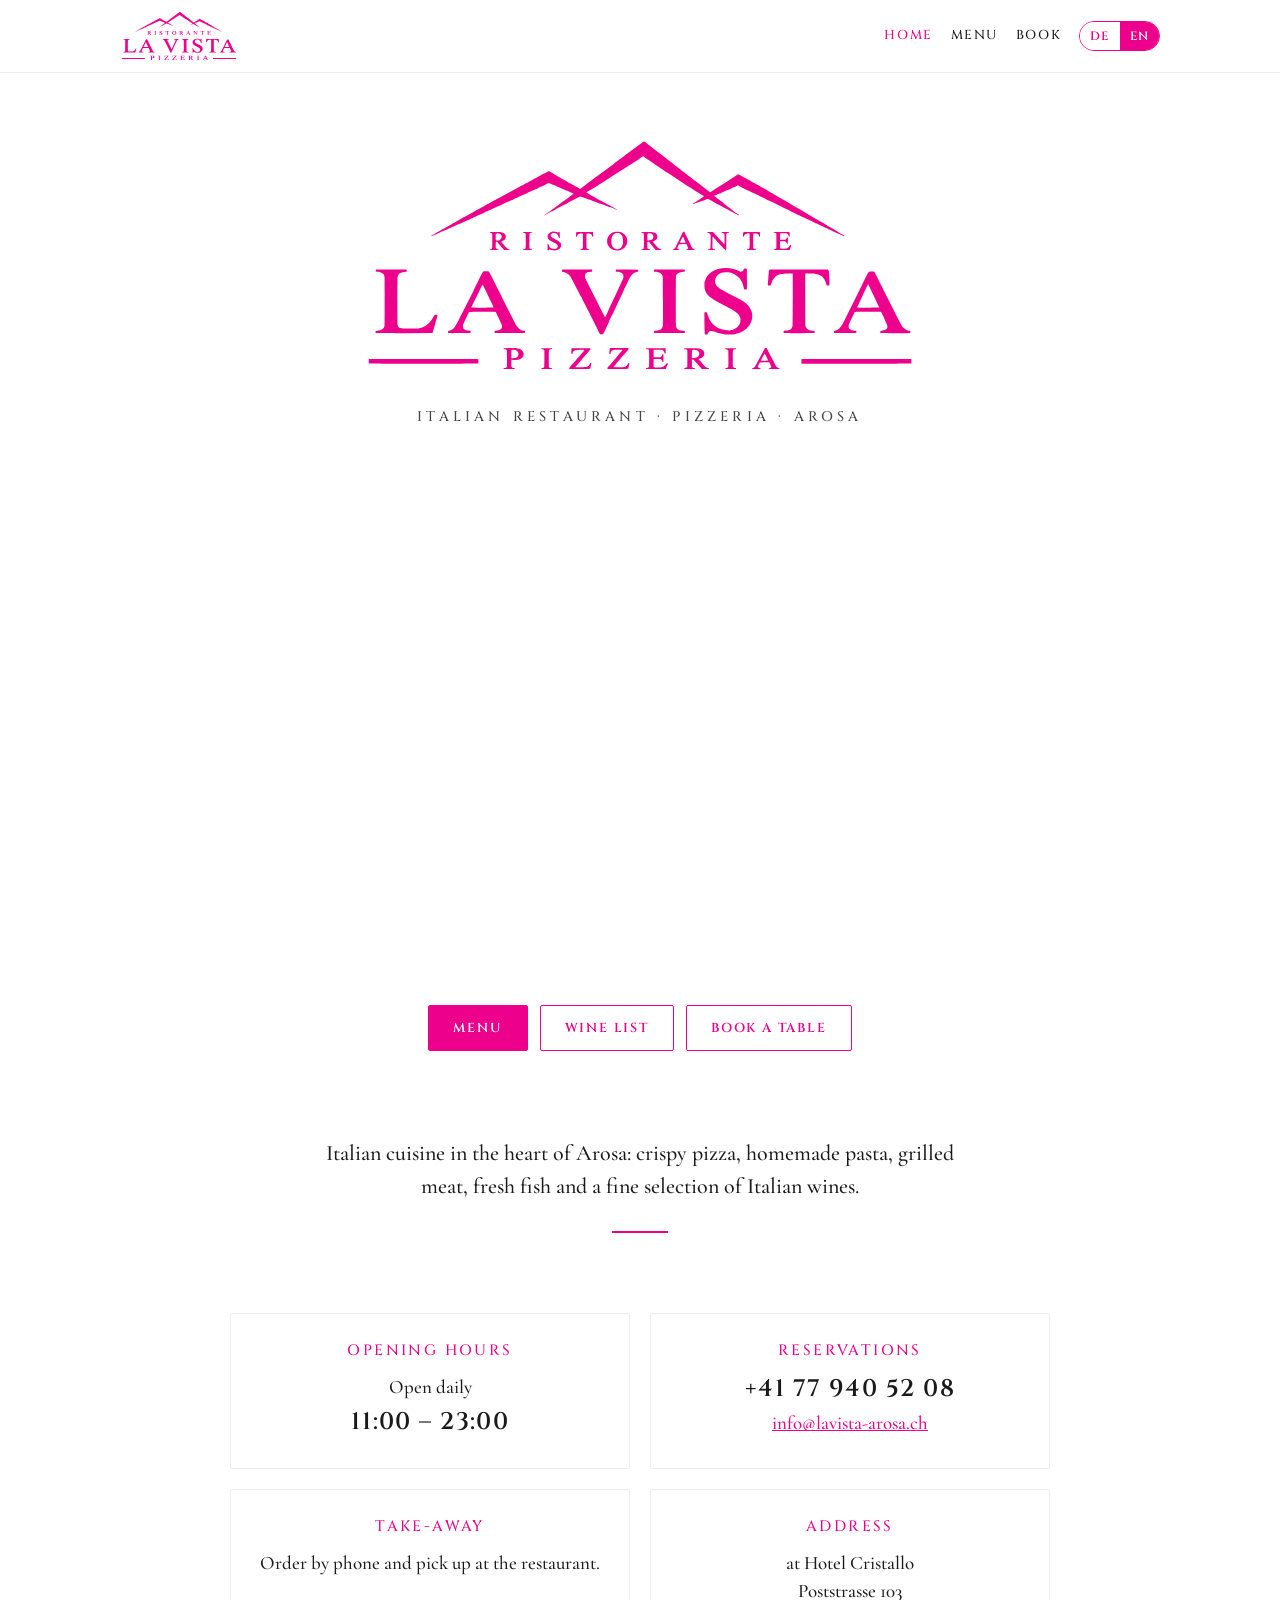
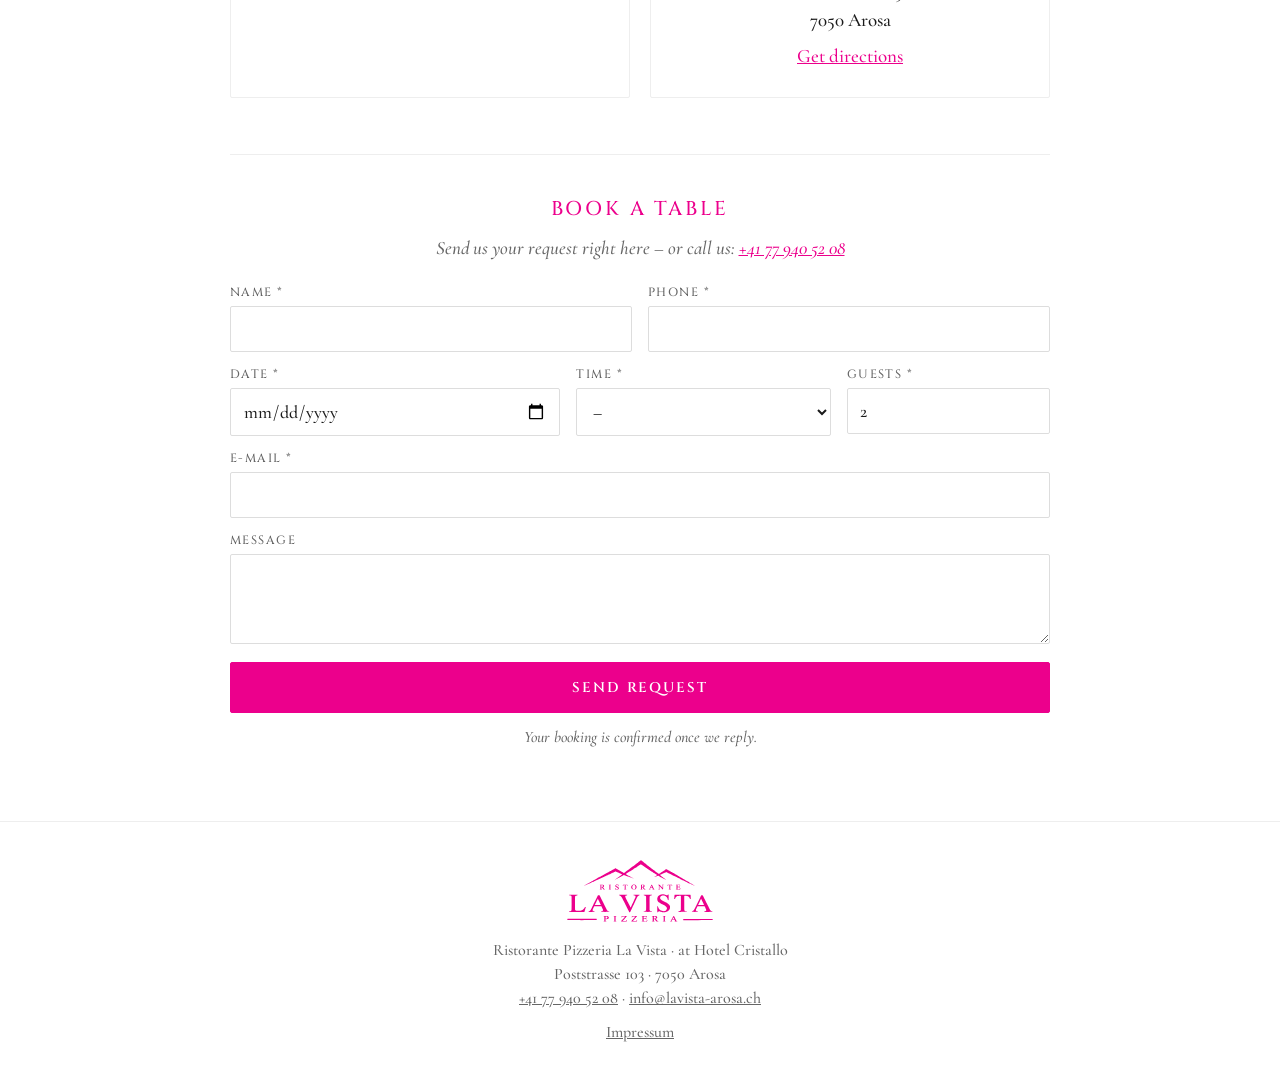
<file: index.html>
<!DOCTYPE html>
<html lang="de" data-lang="de">
<head>
<meta charset="utf-8"><meta name="viewport" content="width=device-width,initial-scale=1">
<title>Ristorante Pizzeria La Vista – Arosa</title><meta name="description" content="Italienisches Restaurant und Pizzeria in Arosa: Pizza, Pasta, Grill, Fisch und italienische Weine. Täglich 11–23 Uhr.">
<meta name="theme-color" content="#ffffff">
<link rel="icon" href="favicon.svg" type="image/svg+xml">

<link rel="stylesheet" href="style.css">
</head>
<body>
<header class="top"><div class="bar"><a class="lg" href="" aria-label="La Vista"><img src="logo.svg" alt="Ristorante La Vista Pizzeria" width="118"></a><nav><a href="" class="on hide-s"><span lang="de">Home</span><span lang="en">Home</span></a><a href="menu/" class=""><span lang="de">Speisekarte</span><span lang="en">Menu</span></a><a href="#reservieren" class="hide-s"><span lang="de">Reservieren</span><span lang="en">Book</span></a><div class="lang"><button data-l="de">DE</button><button data-l="en">EN</button></div></nav></div></header>

<div class="hero"><div class="hin"><div class="lg"><img src="logo.svg" alt="Ristorante La Vista Pizzeria"></div>
<p class="kick"><span lang="de">Ristorante · Pizzeria · Arosa</span><span lang="en">Italian restaurant · Pizzeria · Arosa</span></p>
</div></div>
<div class="banner"><div class="slides" aria-hidden="true"><div style="background-image:url(img/pizza.jpg)"></div><div style="background-image:url(img/pasta.jpg)"></div><div style="background-image:url(img/tomahawk.jpg)"></div><div style="background-image:url(img/olio.jpg)"></div></div><div class="bfade"><div class="btns"><a class="btn f" href="menu/"><span lang="de">Speisekarte</span><span lang="en">Menu</span></a>
<a class="btn" href="menu/#weinkarte"><span lang="de">Weinkarte</span><span lang="en">Wine list</span></a>
<a class="btn" href="#reservieren"><span lang="de">Tisch reservieren</span><span lang="en">Book a table</span></a></div></div></div>
<div class="wrap" style="padding-bottom:12px">
<p class="intro"><span lang="de">Italienische Küche mitten in Arosa: knusprige Pizza, hausgemachte Pasta, Fleisch vom Grill, frischer Fisch und eine ausgewählte italienische Weinkarte.</span><span lang="en">Italian cuisine in the heart of Arosa: crispy pizza, homemade pasta, grilled meat, fresh fish and a fine selection of Italian wines.</span></p>
<hr class="rule">
</div>
<div class="wrap" style="padding-top:0">
<div class="grid">
<div class="card"><h3><span lang="de">Öffnungszeiten</span><span lang="en">Opening hours</span></h3><p><span lang="de">Täglich geöffnet</span><span lang="en">Open daily</span></p><p class="big">11:00 – 23:00</p></div>
<div class="card"><h3><span lang="de">Reservation</span><span lang="en">Reservations</span></h3><p class="big"><a href="tel:+41779405208" style="color:inherit;text-decoration:none">+41 77 940 52 08</a></p><p><a href="mailto:info@lavista-arosa.ch">info@lavista-arosa.ch</a></p></div>
<div class="card"><h3>Take-away</h3><p><span lang="de">Telefonisch bestellen und bei uns abholen.</span><span lang="en">Order by phone and pick up at the restaurant.</span></p></div>
<div class="card"><h3><span lang="de">Adresse</span><span lang="en">Address</span></h3><p><span lang="de">im Hotel Cristallo</span><span lang="en">at Hotel Cristallo</span><br>Poststrasse 103<br>7050 Arosa</p><p style="margin-top:8px"><a href="https://www.google.com/maps/search/?api=1&query=Hotel+Cristallo+Poststrasse+103+7050+Arosa" target="_blank" rel="noopener"><span lang="de">Route planen</span><span lang="en">Get directions</span></a></p></div>
</div>
<section class="resv" id="reservieren">
<div class="sh" style="justify-content:center;border:0"><h3><span lang="de">Tisch reservieren</span><span lang="en">Book a table</span></h3></div>
<p class="rsub"><span lang="de">Senden Sie uns Ihre Anfrage direkt hier – oder rufen Sie uns an: </span><span lang="en">Send us your request right here – or call us: </span><a href="tel:+41779405208">+41 77 940 52 08</a></p>
<form id="rform" novalidate>
<div class="fg"><label><span lang="de">Name</span><span lang="en">Name</span> *<input name="name" required autocomplete="name"></label>
<label><span lang="de">Telefon</span><span lang="en">Phone</span> *<input name="tel" type="tel" required autocomplete="tel"></label></div>
<div class="fg3"><label><span lang="de">Datum</span><span lang="en">Date</span> *<input name="date" type="date" required></label>
<label><span lang="de">Uhrzeit</span><span lang="en">Time</span> *<select name="time" required><option value="">–</option><option>11:00</option><option>11:30</option><option>12:00</option><option>12:30</option><option>13:00</option><option>13:30</option><option>14:00</option><option>14:30</option><option>15:00</option><option>15:30</option><option>16:00</option><option>16:30</option><option>17:00</option><option>17:30</option><option>18:00</option><option>18:30</option><option>19:00</option><option>19:30</option><option>20:00</option><option>20:30</option><option>21:00</option><option>21:30</option><option>22:00</option></select></label>
<label><span lang="de">Personen</span><span lang="en">Guests</span> *<input name="pers" type="number" min="1" max="60" value="2" required></label></div>
<label><span lang="de">E-Mail</span><span lang="en">E-mail</span> *<input name="email" type="email" required autocomplete="email"></label>
<label><span lang="de">Bemerkung</span><span lang="en">Message</span><textarea name="msg" rows="3"></textarea></label>
<input type="checkbox" name="botcheck" style="display:none" tabindex="-1" autocomplete="off">
<p class="ferr" id="ferr" role="alert"></p>
<button class="btn f" type="submit"><span lang="de">Anfrage senden</span><span lang="en">Send request</span></button>
<p class="fnote"><span lang="de">Ihre Reservation ist bestätigt, sobald wir Ihnen antworten.</span><span lang="en">Your booking is confirmed once we reply.</span></p>
</form>
<div class="fok" id="fok" style="display:none" role="status"><h3><span lang="de">Vielen Dank!</span><span lang="en">Thank you!</span></h3><p class="dd"></p><p><span lang="de">Wir haben Ihre Anfrage erhalten und melden uns so schnell wie möglich zur Bestätigung.</span><span lang="en">We have received your request and will get back to you shortly to confirm.</span></p></div>
</section></div>
<footer><div class="lg"><img src="logo.svg" alt="" width="150"></div>
<div>Ristorante Pizzeria La Vista · <span lang="de">im Hotel Cristallo</span><span lang="en">at Hotel Cristallo</span></div><div>Poststrasse 103 · 7050 Arosa</div>
<div><a href="tel:+41779405208">+41 77 940 52 08</a> · <a href="mailto:info@lavista-arosa.ch">info@lavista-arosa.ch</a></div>
<div style="margin-top:10px"><a href="impressum/">Impressum</a></div></footer>
<a class="callfab" href="tel:+41779405208"><span lang="de">Anrufen</span><span lang="en">Call</span></a>
<script src="site.js"></script>
</body></html>
</file>
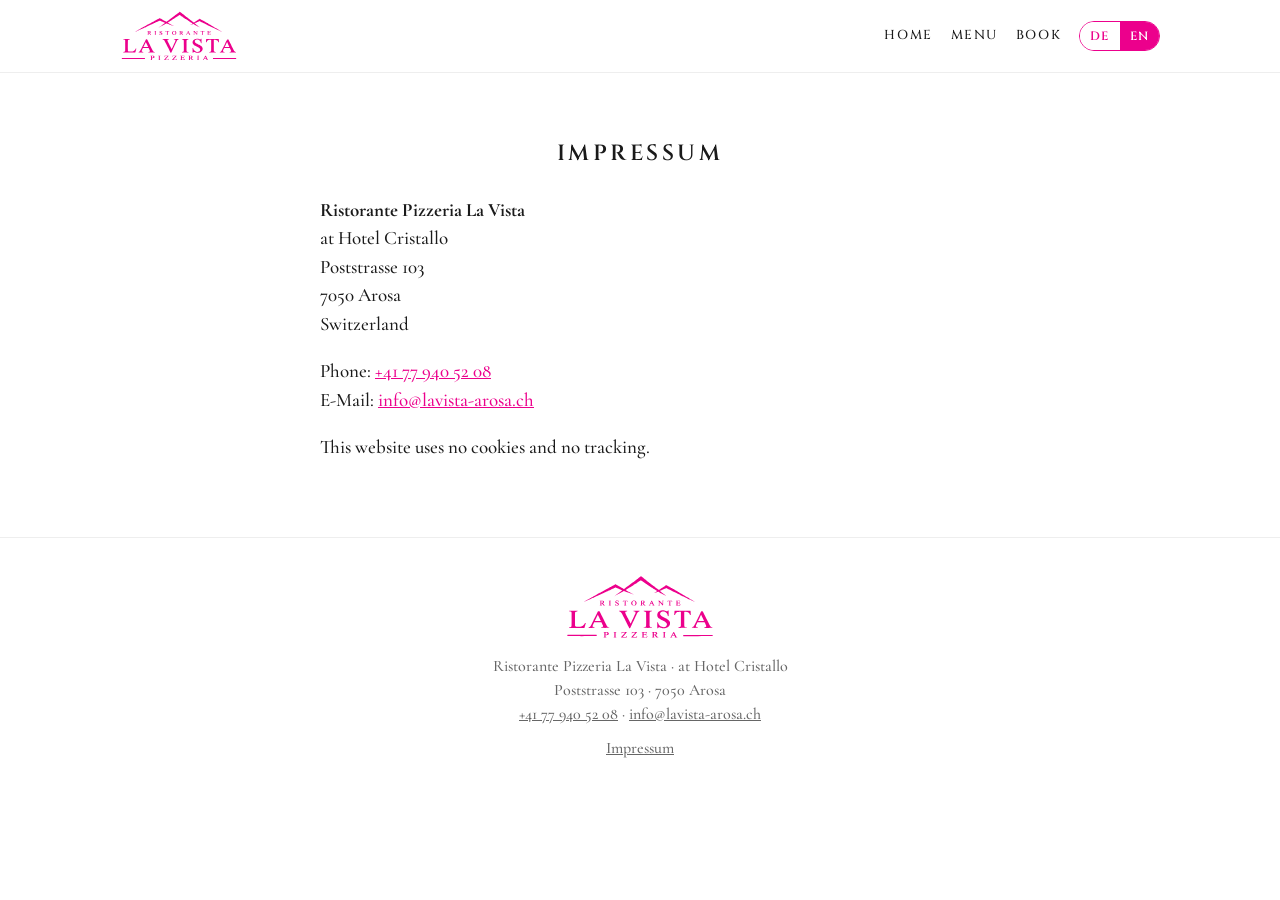
<file: impressum/index.html>
<!DOCTYPE html>
<html lang="de" data-lang="de">
<head>
<meta charset="utf-8"><meta name="viewport" content="width=device-width,initial-scale=1">
<title>Impressum – La Vista Arosa</title><meta name="description" content="Impressum Ristorante Pizzeria La Vista Arosa">
<meta name="theme-color" content="#ffffff">
<link rel="icon" href="../favicon.svg" type="image/svg+xml">

<link rel="stylesheet" href="../style.css">
</head>
<body>
<header class="top"><div class="bar"><a class="lg" href="../" aria-label="La Vista"><img src="../logo.svg" alt="Ristorante La Vista Pizzeria" width="118"></a><nav><a href="../" class=" hide-s"><span lang="de">Home</span><span lang="en">Home</span></a><a href="../menu/" class=""><span lang="de">Speisekarte</span><span lang="en">Menu</span></a><a href="../#reservieren" class="hide-s"><span lang="de">Reservieren</span><span lang="en">Book</span></a><div class="lang"><button data-l="de">DE</button><button data-l="en">EN</button></div></nav></div></header>
<div class="wrap"><h2 class="wh" style="margin-top:10px">Impressum</h2>
<div class="intro" style="font-size:19px;text-align:left;margin-top:28px">
<p><b>Ristorante Pizzeria La Vista</b><br><span lang="de">im Hotel Cristallo</span><span lang="en">at Hotel Cristallo</span><br>Poststrasse 103<br>7050 Arosa<br><span lang="de">Schweiz</span><span lang="en">Switzerland</span></p>
<p><span lang="de">Telefon</span><span lang="en">Phone</span>: <a href="tel:+41779405208">+41 77 940 52 08</a><br>E-Mail: <a href="mailto:info@lavista-arosa.ch">info@lavista-arosa.ch</a></p>
<p><span lang="de">Diese Website verwendet keine Cookies und kein Tracking.</span><span lang="en">This website uses no cookies and no tracking.</span></p>
</div></div>
<footer><div class="lg"><img src="../logo.svg" alt="" width="150"></div>
<div>Ristorante Pizzeria La Vista · <span lang="de">im Hotel Cristallo</span><span lang="en">at Hotel Cristallo</span></div><div>Poststrasse 103 · 7050 Arosa</div>
<div><a href="tel:+41779405208">+41 77 940 52 08</a> · <a href="mailto:info@lavista-arosa.ch">info@lavista-arosa.ch</a></div>
<div style="margin-top:10px"><a href="../impressum/">Impressum</a></div></footer>
<a class="callfab" href="tel:+41779405208"><span lang="de">Anrufen</span><span lang="en">Call</span></a>
<script src="../site.js"></script>
</body></html>
</file>
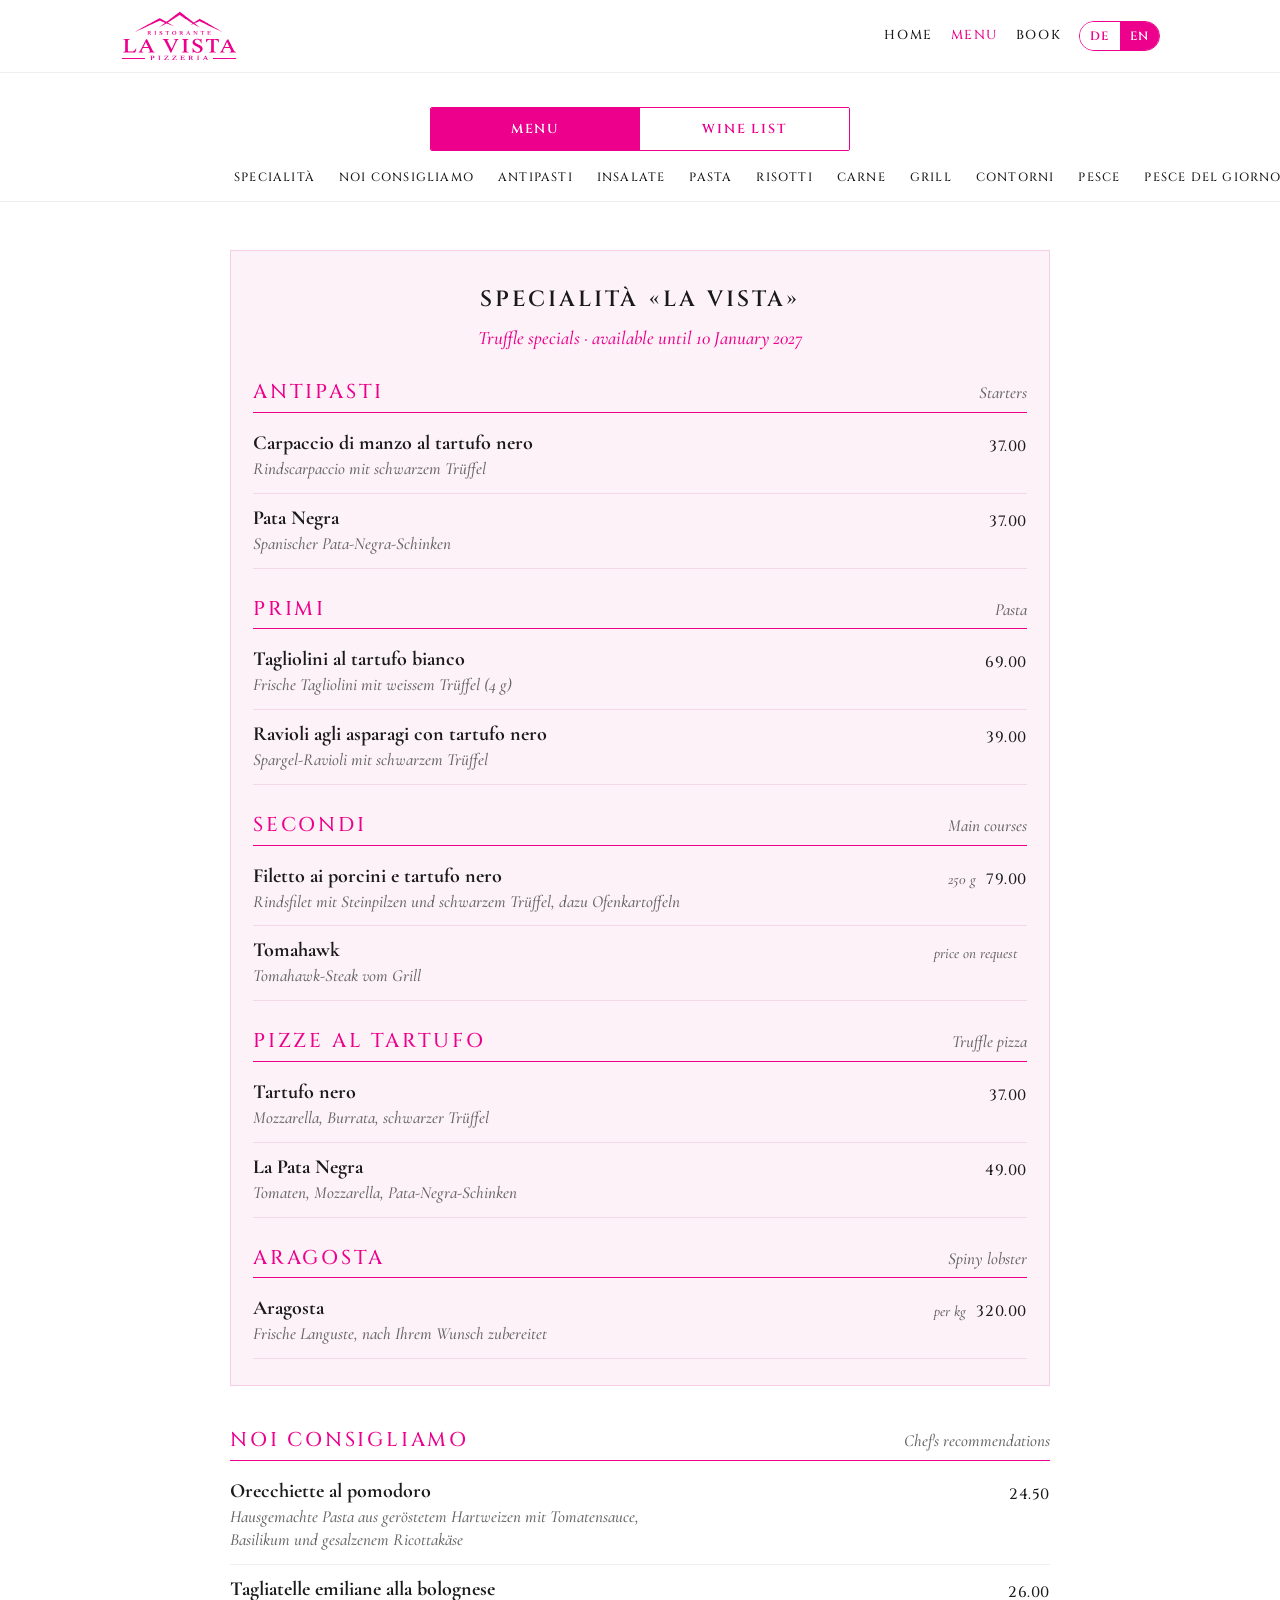
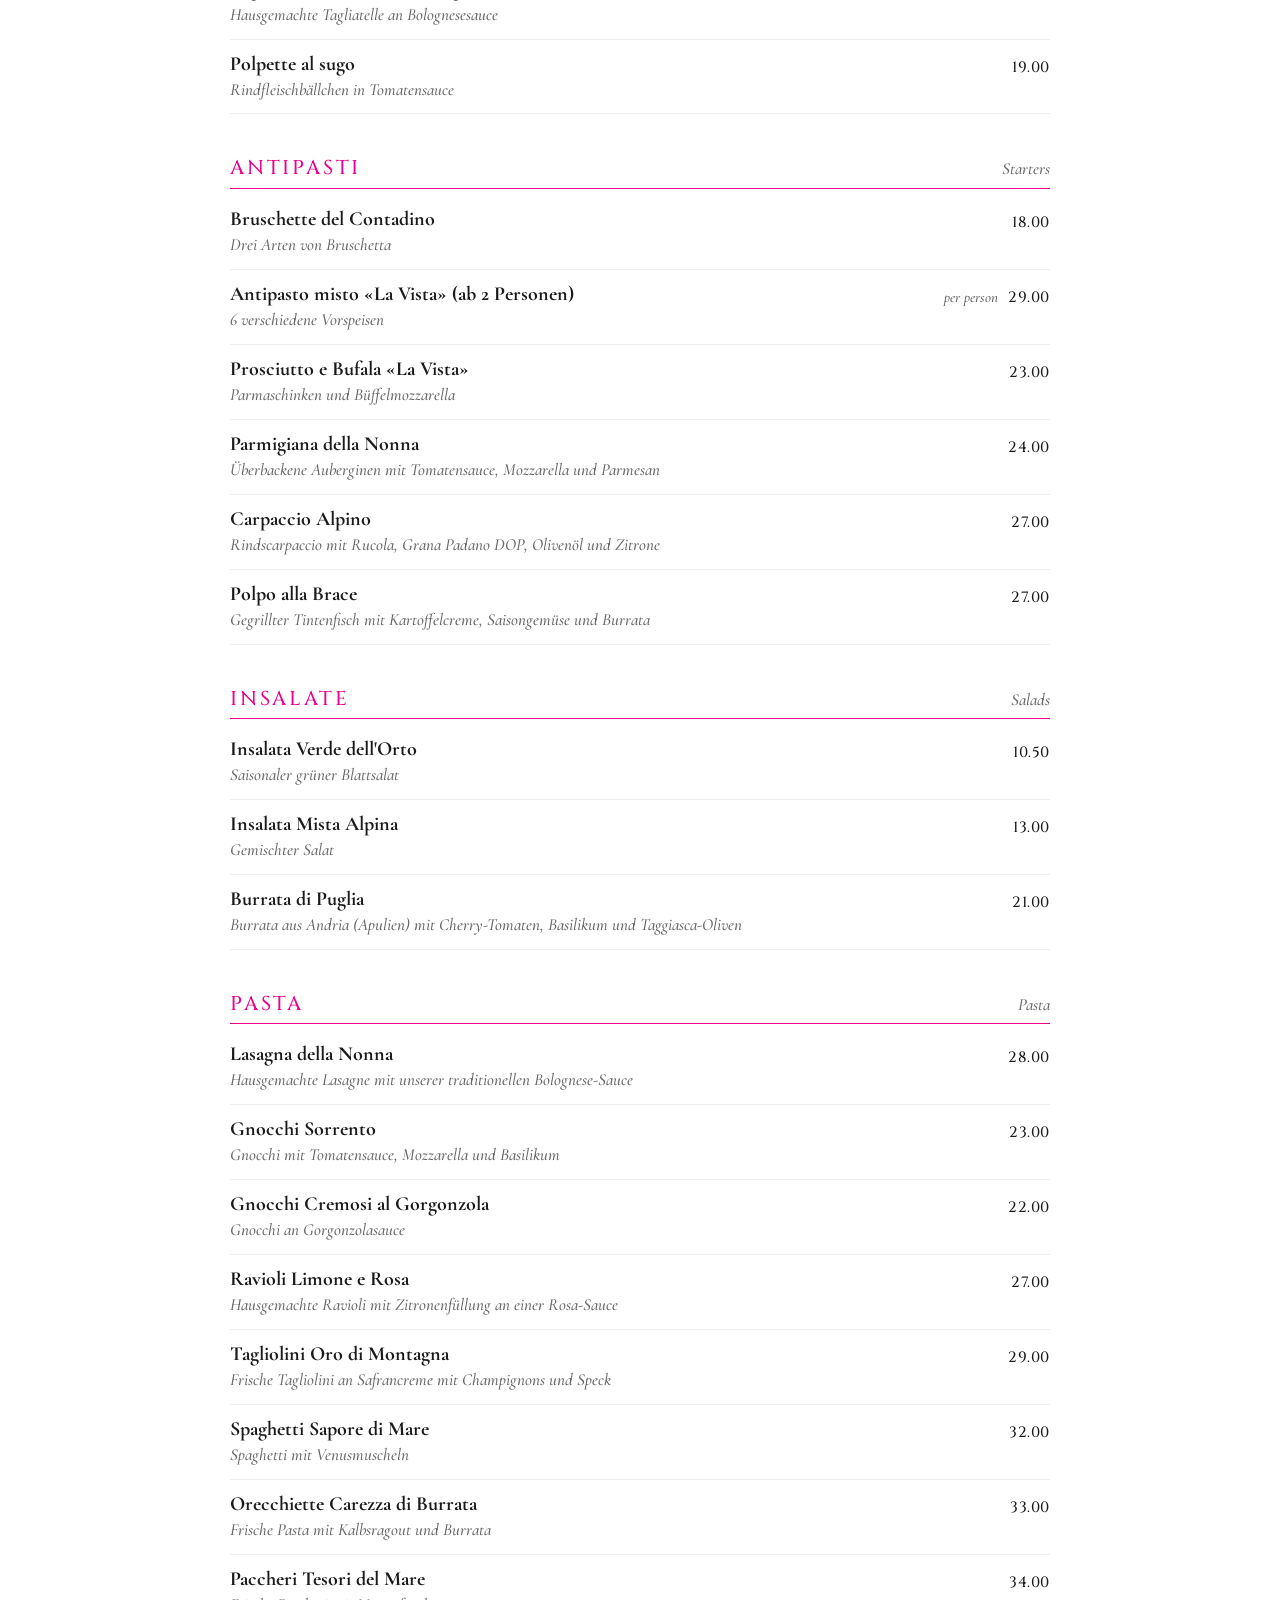
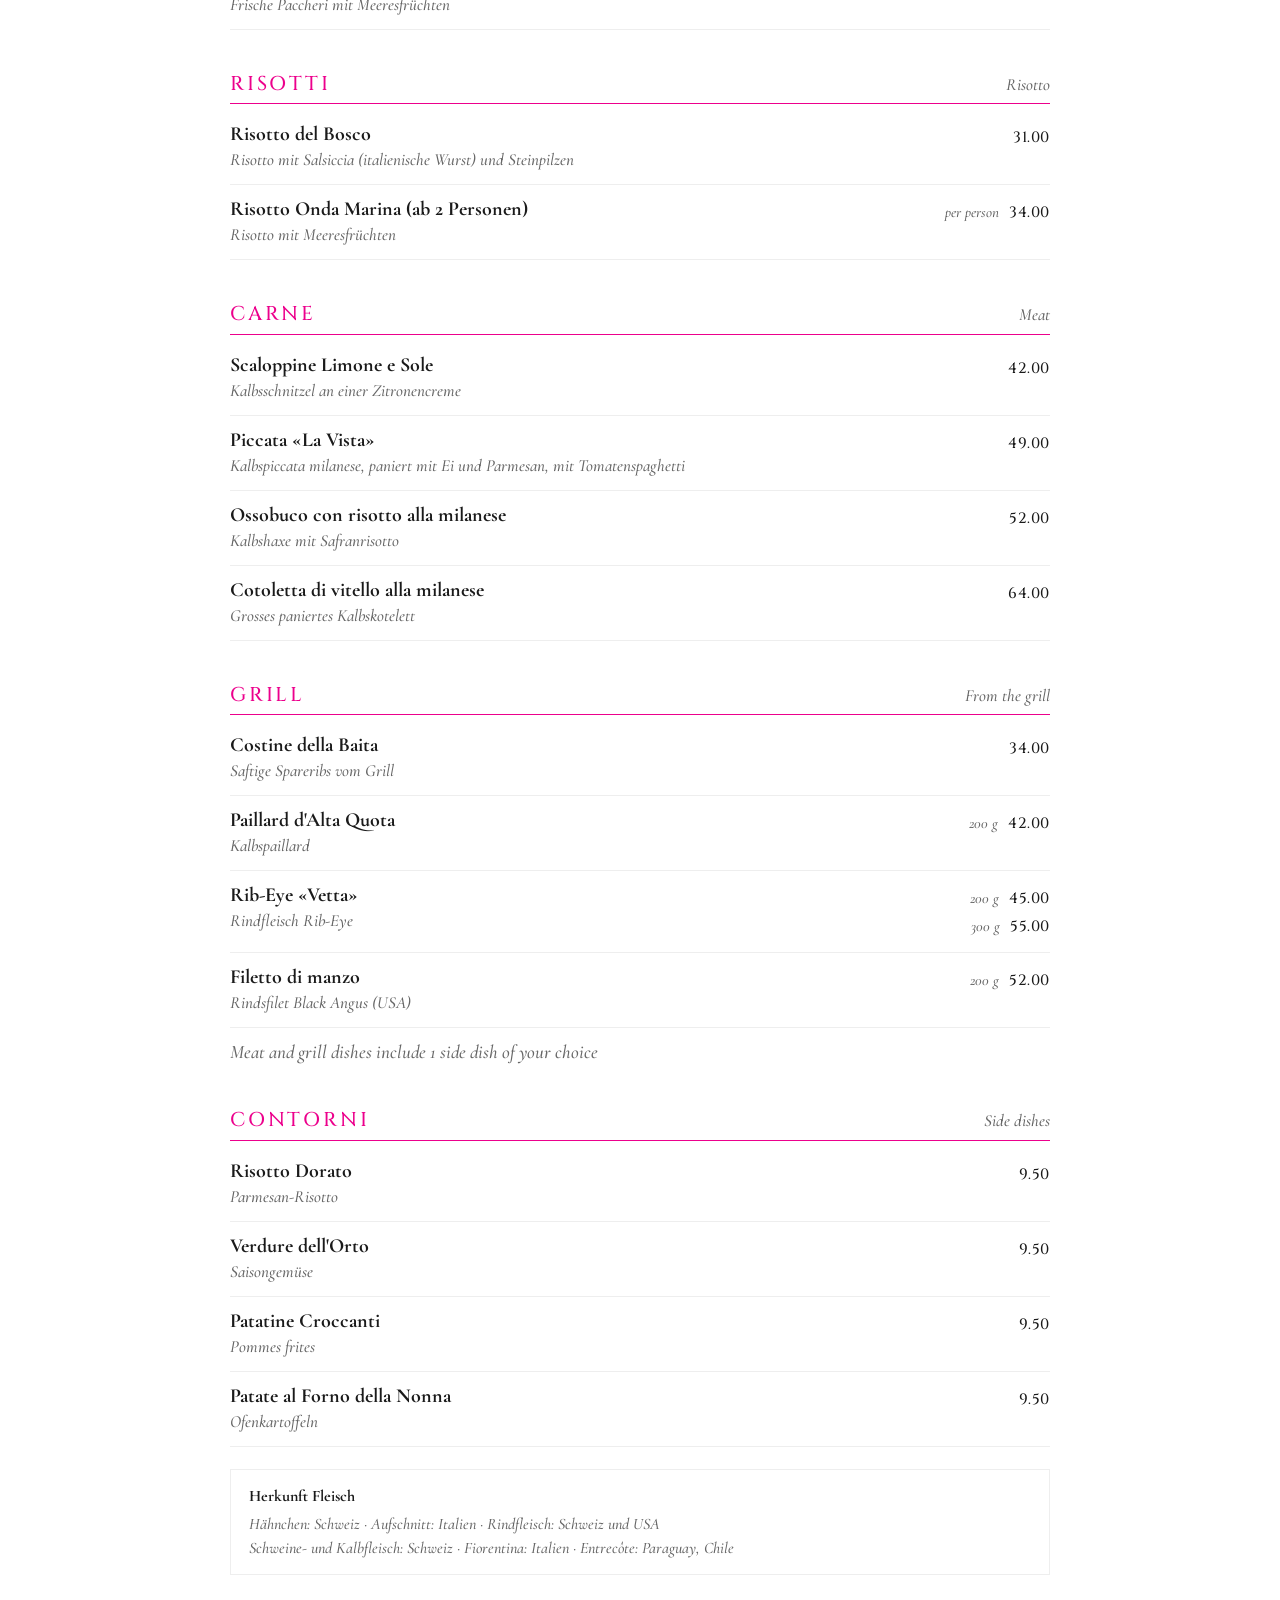
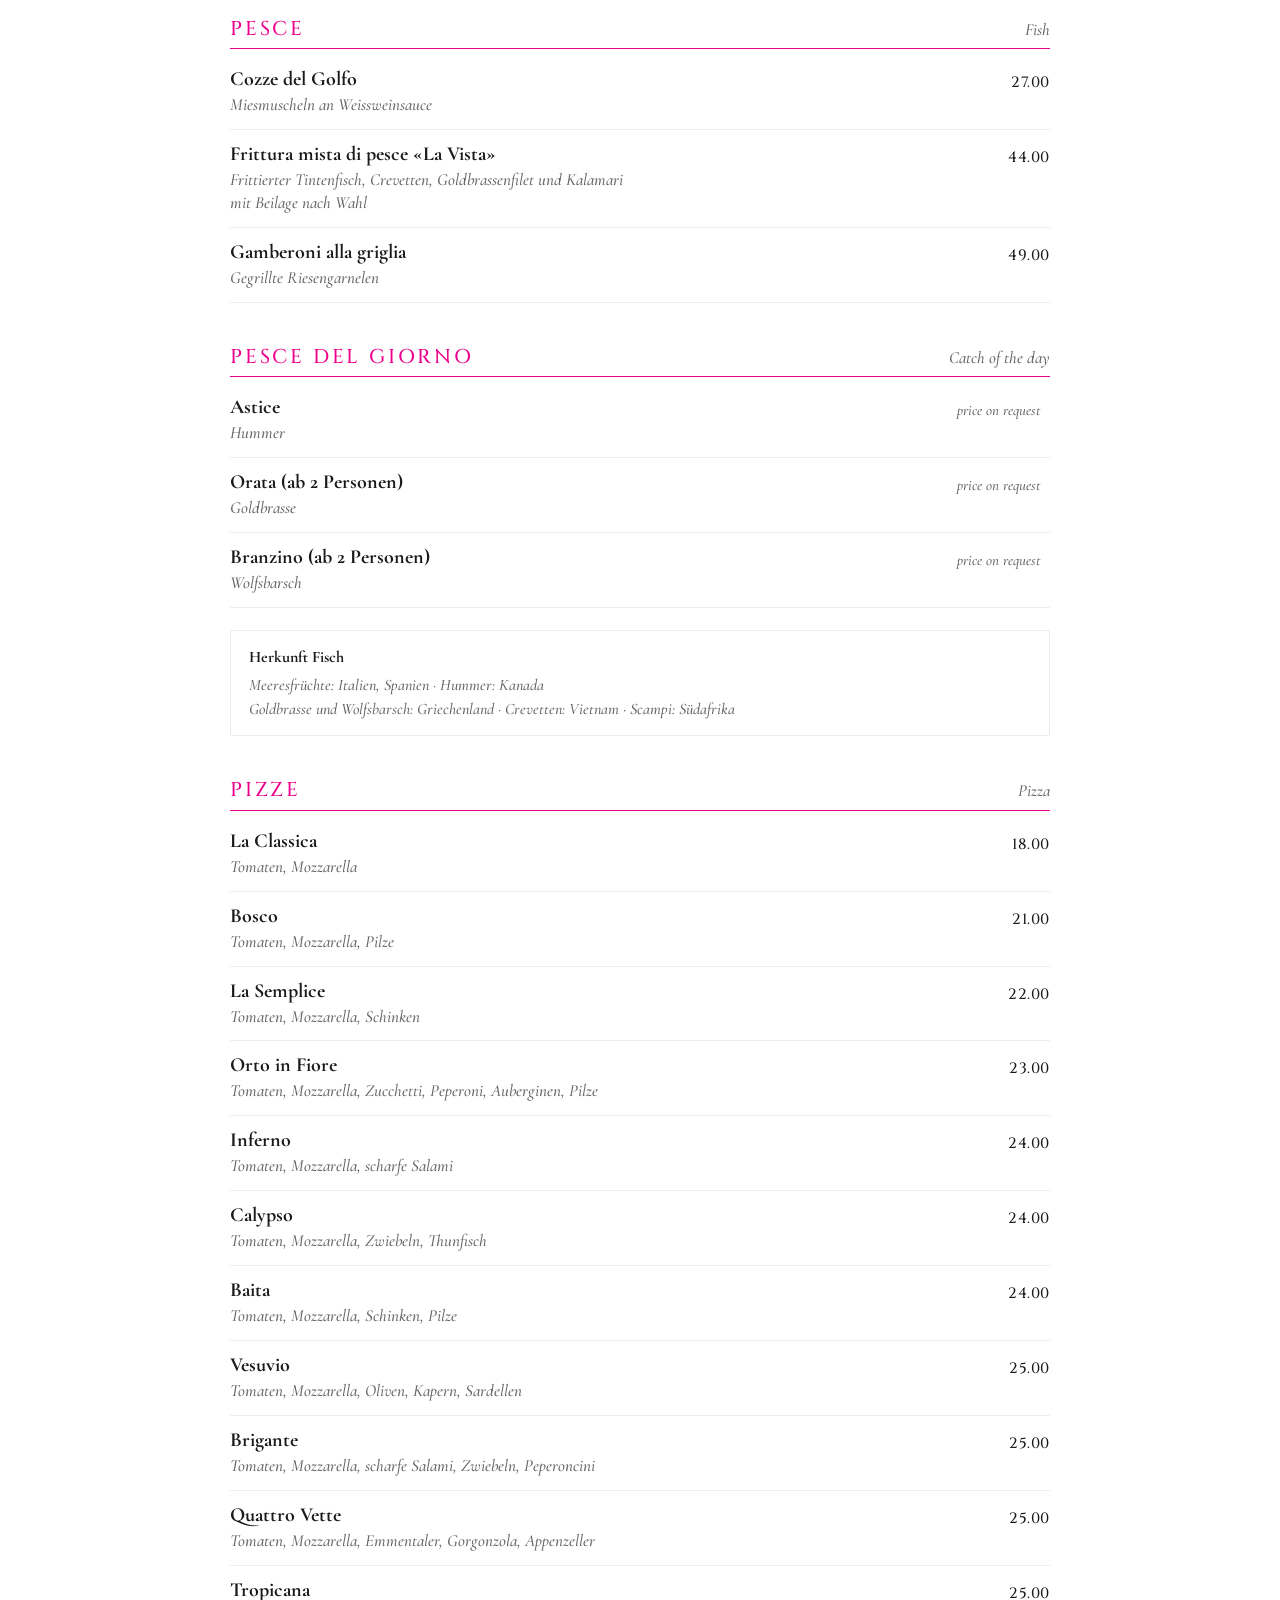
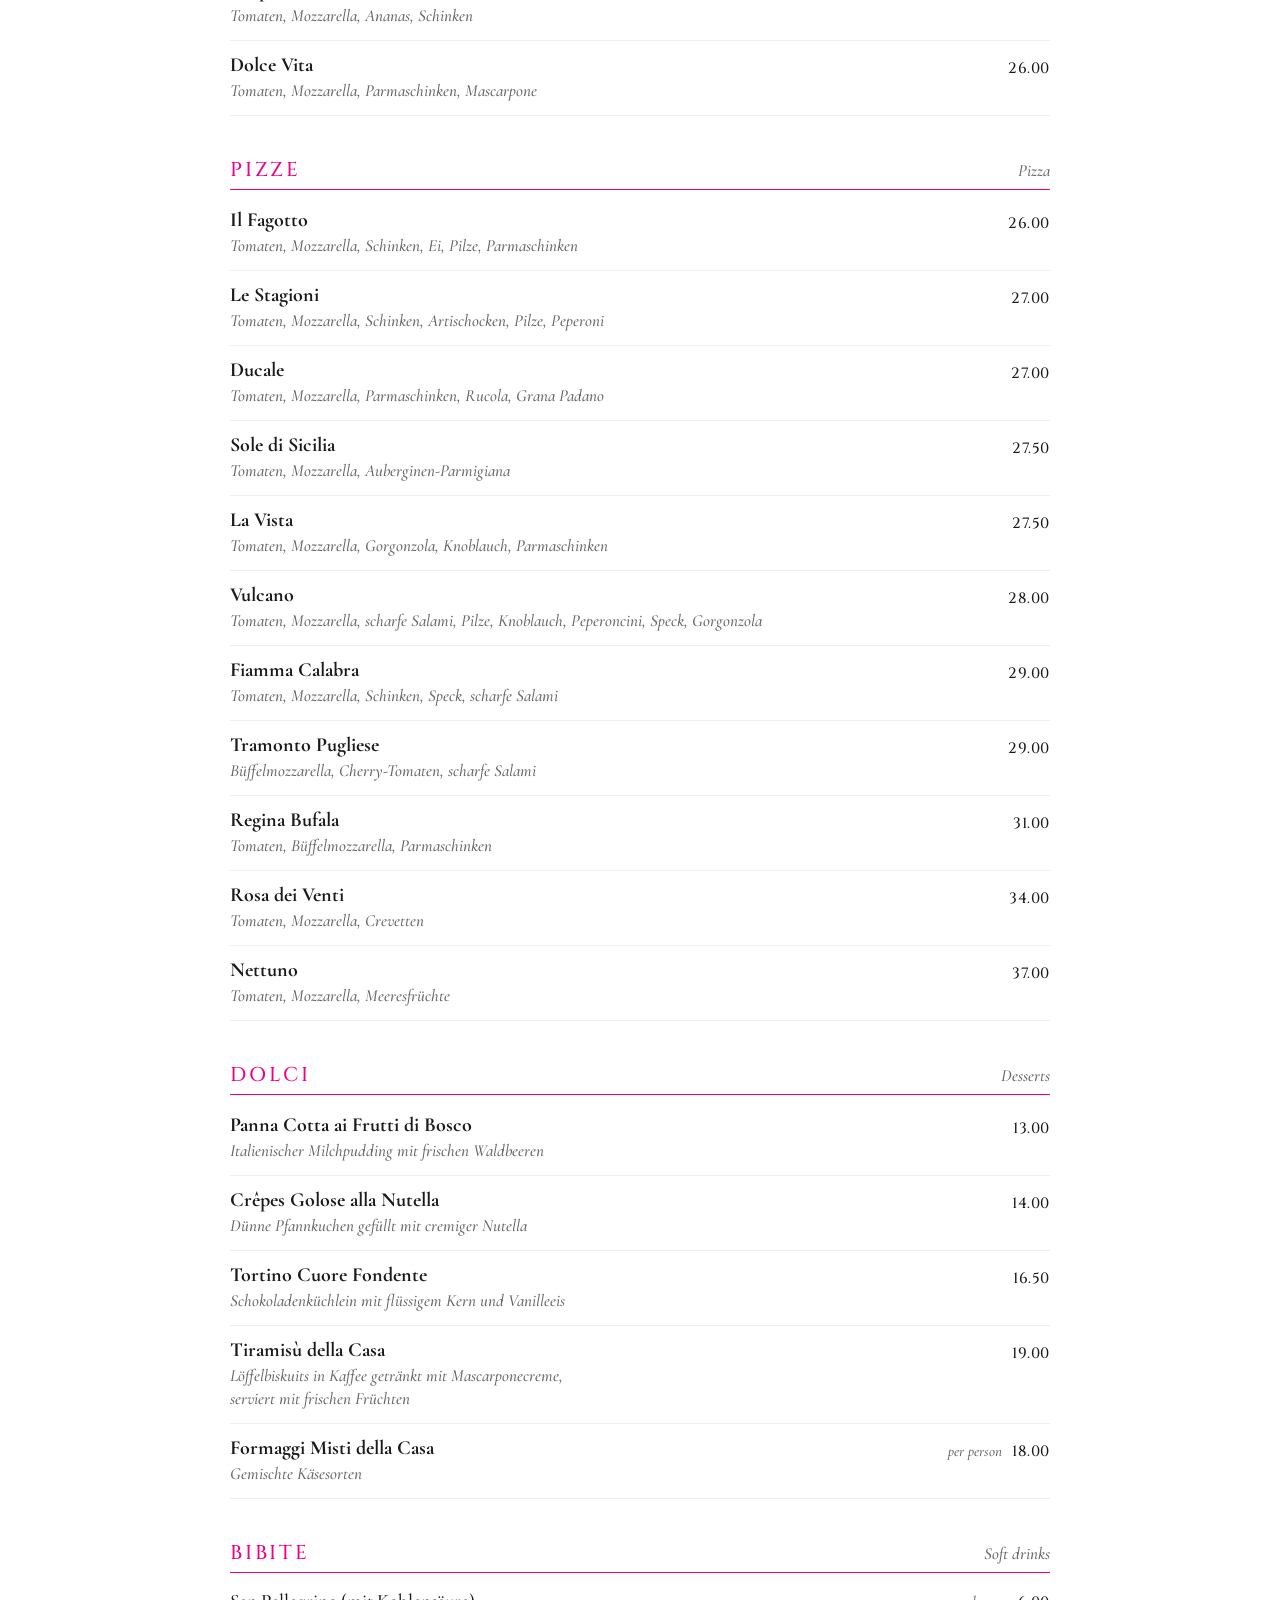
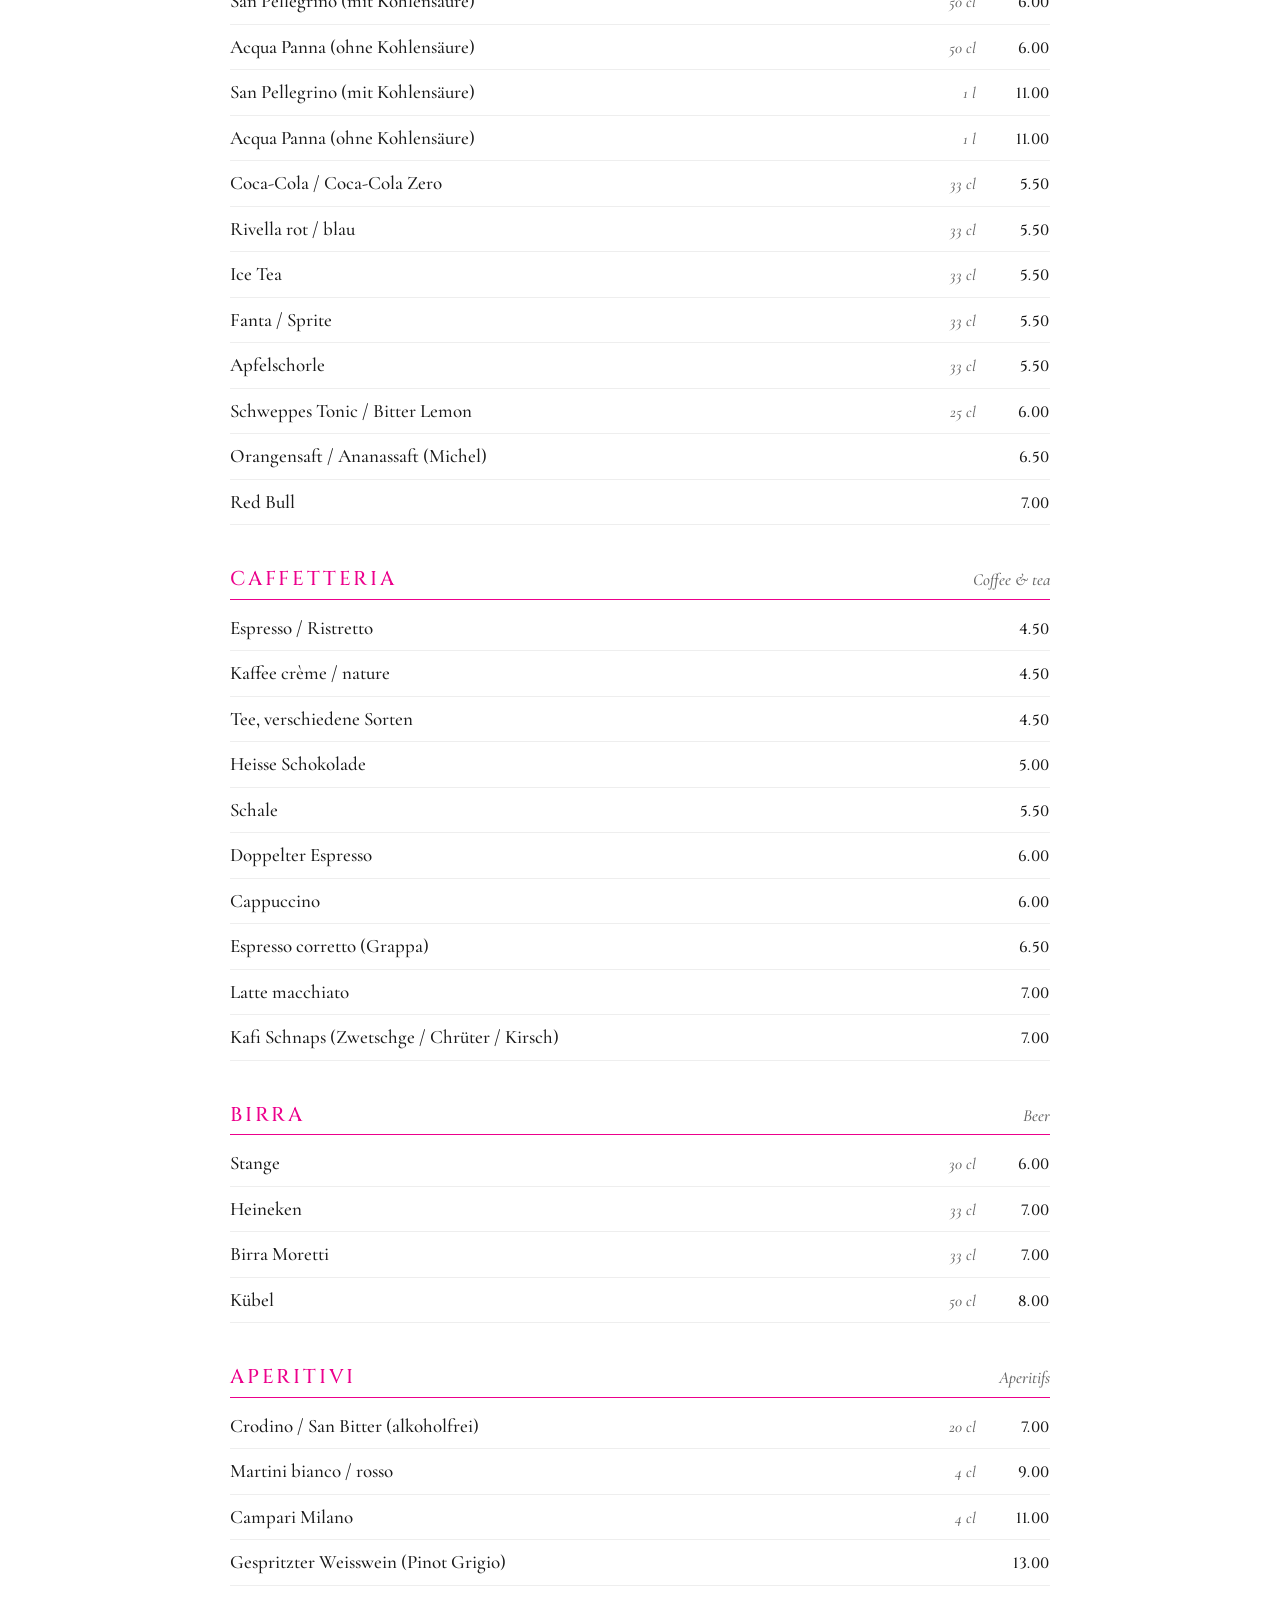
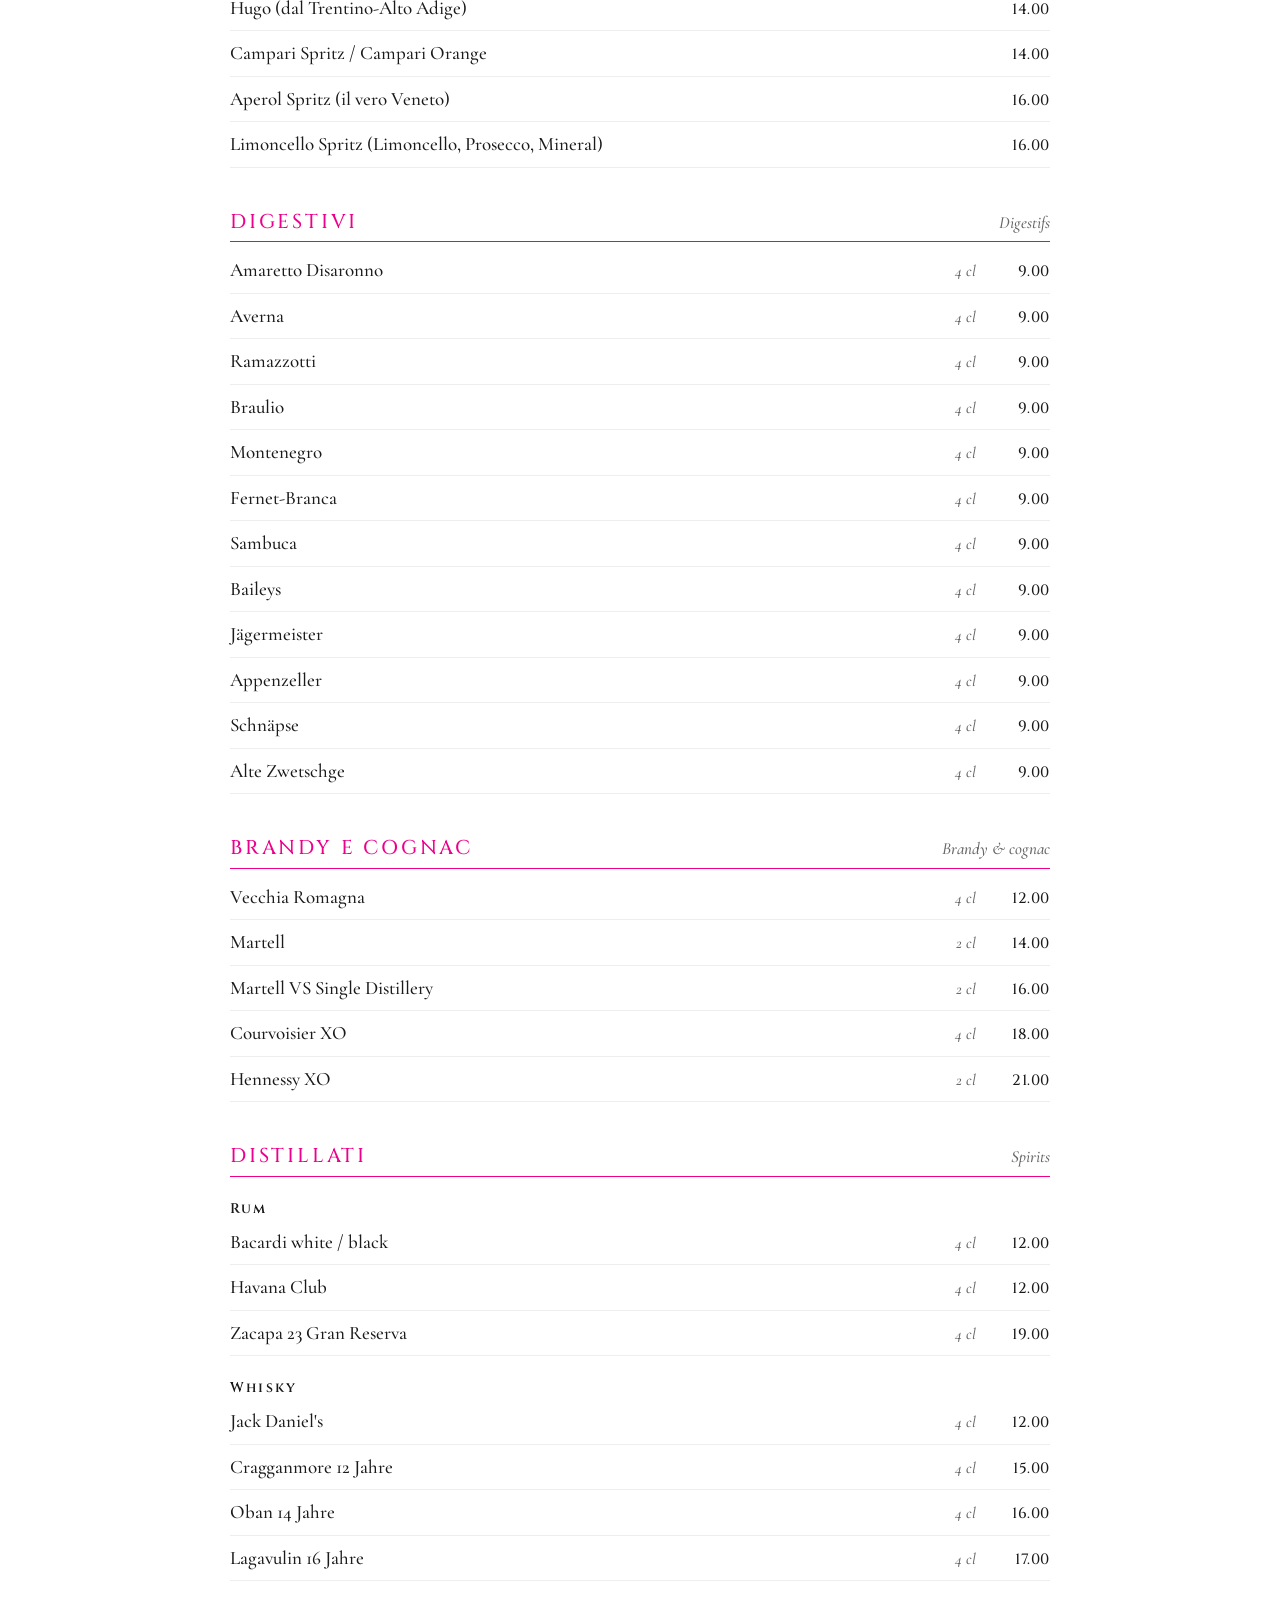
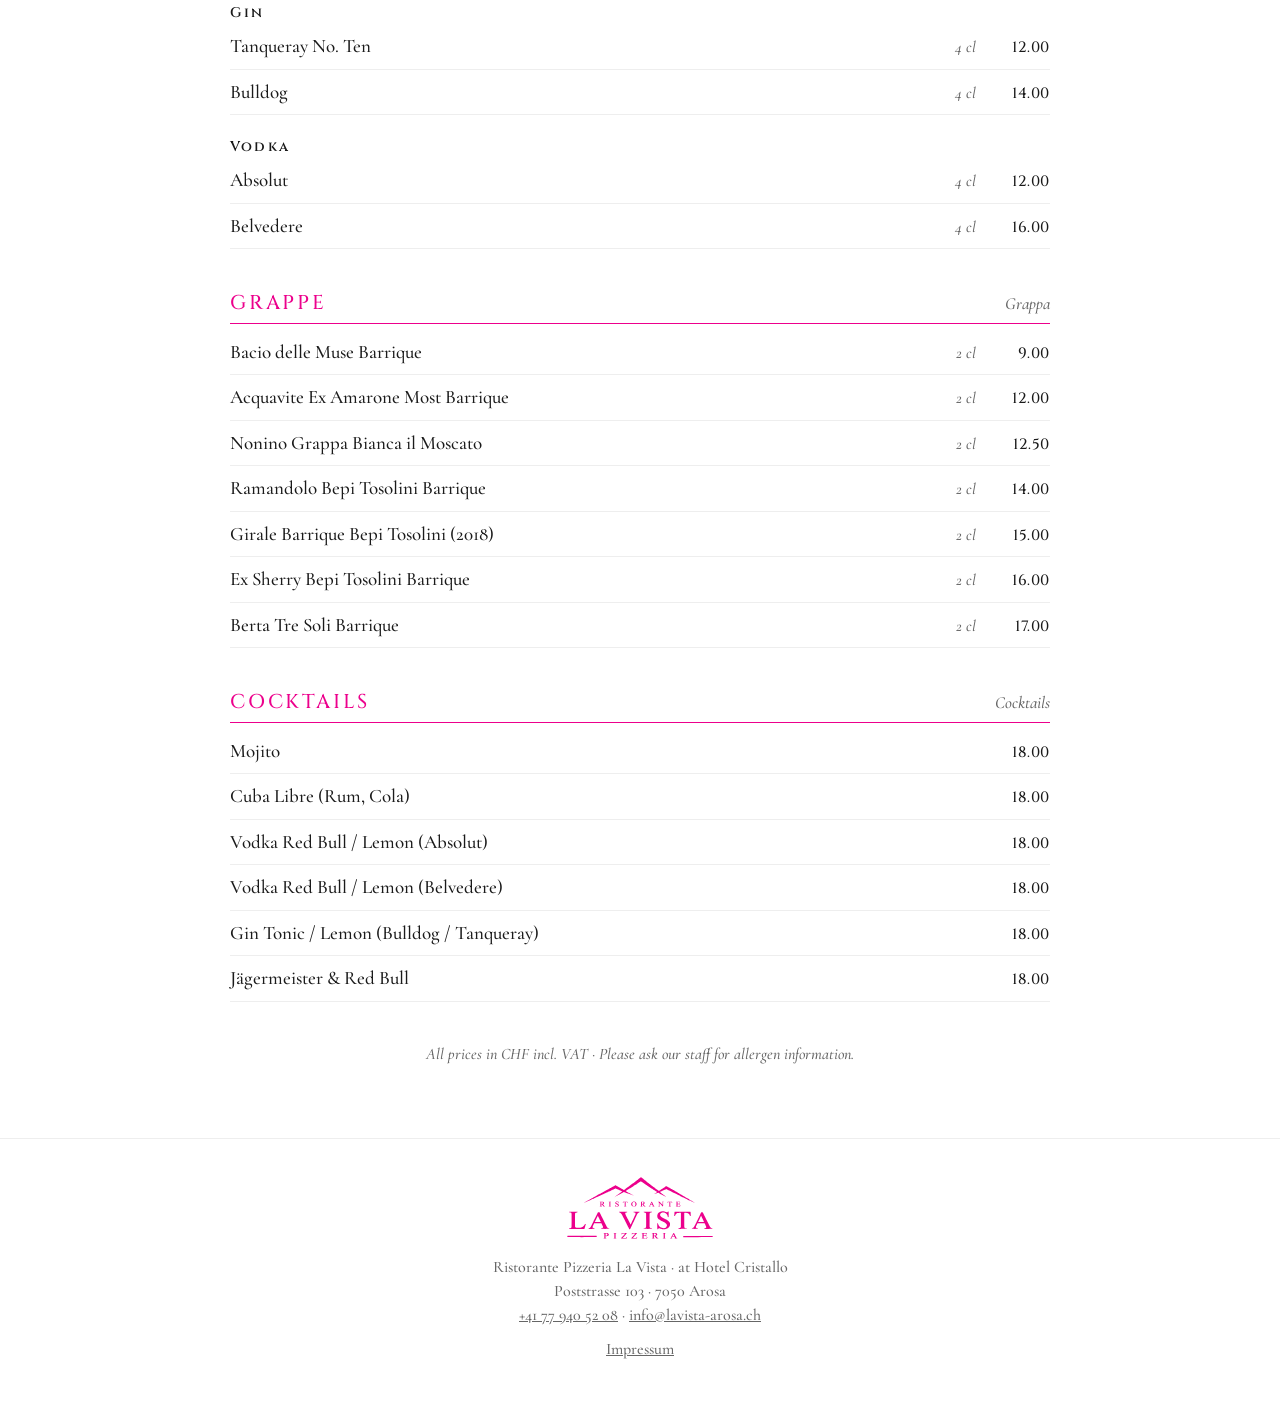
<file: menu/index.html>
<!DOCTYPE html>
<html lang="de" data-lang="de">
<head>
<meta charset="utf-8"><meta name="viewport" content="width=device-width,initial-scale=1">
<title>Speisekarte &amp; Weinkarte – La Vista Arosa</title><meta name="description" content="Speisekarte und Weinkarte des Ristorante Pizzeria La Vista in Arosa.">
<meta name="theme-color" content="#ffffff">
<link rel="icon" href="../favicon.svg" type="image/svg+xml">

<link rel="stylesheet" href="../style.css">
</head>
<body>
<header class="top"><div class="bar"><a class="lg" href="../" aria-label="La Vista"><img src="../logo.svg" alt="Ristorante La Vista Pizzeria" width="118"></a><nav><a href="../" class=" hide-s"><span lang="de">Home</span><span lang="en">Home</span></a><a href="../menu/" class="on"><span lang="de">Speisekarte</span><span lang="en">Menu</span></a><a href="../#reservieren" class="hide-s"><span lang="de">Reservieren</span><span lang="en">Book</span></a><div class="lang"><button data-l="de">DE</button><button data-l="en">EN</button></div></nav></div></header>

<div class="tabs"><button data-p="speise"><span lang="de">Speisekarte</span><span lang="en">Menu</span></button><button data-p="wein"><span lang="de">Weinkarte</span><span lang="en">Wine list</span></button></div>
<div class="panel" id="speise"><div class="cat"><div><a href="#specials">Specialità</a><a href="#s1">Noi consigliamo</a><a href="#s2">Antipasti</a><a href="#s3">Insalate</a><a href="#s4">Pasta</a><a href="#s5">Risotti</a><a href="#s6">Carne</a><a href="#s7">Grill</a><a href="#s8">Contorni</a><a href="#s9">Pesce</a><a href="#s10">Pesce del giorno</a><a href="#s11">Pizze</a><a href="#s12">Pizze</a><a href="#s13">Dolci</a><a href="#s14">Bibite</a><a href="#s15">Caffetteria</a><a href="#s16">Birra</a><a href="#s17">Aperitivi</a><a href="#s18">Digestivi</a><a href="#s19">Brandy e Cognac</a><a href="#s20">Distillati</a><a href="#s21">Grappe</a><a href="#s22">Cocktails</a></div></div><div class="wrap" style="padding-top:8px"><div class="special" id="specials"><h2>Specialità «La Vista»</h2><p class="lead"><span lang="de">Trüffel-Spezialitäten · erhältlich bis 10. Januar 2027</span><span lang="en">Truffle specials · available until 10 January 2027</span></p>
<section id="s0"><div class="sh"><h3>Antipasti</h3><span class="sub"><span lang="de">Vorspeisen</span><span lang="en">Starters</span></span></div>
<div class="it"><div class="nm"><h4>Carpaccio di manzo al tartufo nero</h4><p>Rindscarpaccio mit schwarzem Trüffel</p></div><div class="prs"><div class="pr"><span class="nt"></span><b>37.00</b></div></div></div>
<div class="it"><div class="nm"><h4>Pata Negra</h4><p>Spanischer Pata-Negra-Schinken</p></div><div class="prs"><div class="pr"><span class="nt"></span><b>37.00</b></div></div></div>
</section>
<section id="s1"><div class="sh"><h3>Primi</h3><span class="sub"><span lang="de">Pasta</span><span lang="en">Pasta</span></span></div>
<div class="it"><div class="nm"><h4>Tagliolini al tartufo bianco</h4><p>Frische Tagliolini mit weissem Trüffel (4 g)</p></div><div class="prs"><div class="pr"><span class="nt"></span><b>69.00</b></div></div></div>
<div class="it"><div class="nm"><h4>Ravioli agli asparagi con tartufo nero</h4><p>Spargel-Ravioli mit schwarzem Trüffel</p></div><div class="prs"><div class="pr"><span class="nt"></span><b>39.00</b></div></div></div>
</section>
<section id="s2"><div class="sh"><h3>Secondi</h3><span class="sub"><span lang="de">Hauptgerichte</span><span lang="en">Main courses</span></span></div>
<div class="it"><div class="nm"><h4>Filetto ai porcini e tartufo nero</h4><p>Rindsfilet mit Steinpilzen und schwarzem Trüffel, dazu Ofenkartoffeln</p></div><div class="prs"><div class="pr"><span class="nt">250 g</span><b>79.00</b></div></div></div>
<div class="it"><div class="nm"><h4>Tomahawk</h4><p>Tomahawk-Steak vom Grill</p></div><div class="prs"><div class="pr"><span class="nt"><span lang="de">Preis auf Anfrage</span><span lang="en">price on request</span></span></div></div></div>
</section>
<section id="s3"><div class="sh"><h3>Pizze al tartufo</h3><span class="sub"><span lang="de">Trüffel-Pizza</span><span lang="en">Truffle pizza</span></span></div>
<div class="it"><div class="nm"><h4>Tartufo nero</h4><p>Mozzarella, Burrata, schwarzer Trüffel</p></div><div class="prs"><div class="pr"><span class="nt"></span><b>37.00</b></div></div></div>
<div class="it"><div class="nm"><h4>La Pata Negra</h4><p>Tomaten, Mozzarella, Pata-Negra-Schinken</p></div><div class="prs"><div class="pr"><span class="nt"></span><b>49.00</b></div></div></div>
</section>
<section id="s4"><div class="sh"><h3>Aragosta</h3><span class="sub"><span lang="de">Languste</span><span lang="en">Spiny lobster</span></span></div>
<div class="it"><div class="nm"><h4>Aragosta</h4><p>Frische Languste, nach Ihrem Wunsch zubereitet</p></div><div class="prs"><div class="pr"><span class="nt"><span lang="de">pro kg</span><span lang="en">per kg</span></span><b>320.00</b></div></div></div>
</section></div>
<section id="s1"><div class="sh"><h3>Noi consigliamo</h3><span class="sub"><span lang="de">Der Chef empfiehlt</span><span lang="en">Chef&#x27;s recommendations</span></span></div>
<div class="it"><div class="nm"><h4>Orecchiette al pomodoro</h4><p>Hausgemachte Pasta aus geröstetem Hartweizen mit Tomatensauce,<br>Basilikum und gesalzenem Ricottakäse</p></div><div class="prs"><div class="pr"><span class="nt"></span><b>24.50</b></div></div></div>
<div class="it"><div class="nm"><h4>Tagliatelle emiliane alla bolognese</h4><p>Hausgemachte Tagliatelle an Bolognesesauce</p></div><div class="prs"><div class="pr"><span class="nt"></span><b>26.00</b></div></div></div>
<div class="it"><div class="nm"><h4>Polpette al sugo</h4><p>Rindfleischbällchen in Tomatensauce</p></div><div class="prs"><div class="pr"><span class="nt"></span><b>19.00</b></div></div></div>
</section>
<section id="s2"><div class="sh"><h3>Antipasti</h3><span class="sub"><span lang="de">Vorspeisen</span><span lang="en">Starters</span></span></div>
<div class="it"><div class="nm"><h4>Bruschette del Contadino</h4><p>Drei Arten von Bruschetta</p></div><div class="prs"><div class="pr"><span class="nt"></span><b>18.00</b></div></div></div>
<div class="it"><div class="nm"><h4>Antipasto misto «La Vista» (ab 2 Personen)</h4><p>6 verschiedene Vorspeisen</p></div><div class="prs"><div class="pr"><span class="nt"><span lang="de">pro Person</span><span lang="en">per person</span></span><b>29.00</b></div></div></div>
<div class="it"><div class="nm"><h4>Prosciutto e Bufala «La Vista»</h4><p>Parmaschinken und Büffelmozzarella</p></div><div class="prs"><div class="pr"><span class="nt"></span><b>23.00</b></div></div></div>
<div class="it"><div class="nm"><h4>Parmigiana della Nonna</h4><p>Überbackene Auberginen mit Tomatensauce, Mozzarella und Parmesan</p></div><div class="prs"><div class="pr"><span class="nt"></span><b>24.00</b></div></div></div>
<div class="it"><div class="nm"><h4>Carpaccio Alpino</h4><p>Rindscarpaccio mit Rucola, Grana Padano DOP, Olivenöl und Zitrone</p></div><div class="prs"><div class="pr"><span class="nt"></span><b>27.00</b></div></div></div>
<div class="it"><div class="nm"><h4>Polpo alla Brace</h4><p>Gegrillter Tintenfisch mit Kartoffelcreme, Saisongemüse und Burrata</p></div><div class="prs"><div class="pr"><span class="nt"></span><b>27.00</b></div></div></div>
</section>
<section id="s3"><div class="sh"><h3>Insalate</h3><span class="sub"><span lang="de">Salate</span><span lang="en">Salads</span></span></div>
<div class="it"><div class="nm"><h4>Insalata Verde dell&#x27;Orto</h4><p>Saisonaler grüner Blattsalat</p></div><div class="prs"><div class="pr"><span class="nt"></span><b>10.50</b></div></div></div>
<div class="it"><div class="nm"><h4>Insalata Mista Alpina</h4><p>Gemischter Salat</p></div><div class="prs"><div class="pr"><span class="nt"></span><b>13.00</b></div></div></div>
<div class="it"><div class="nm"><h4>Burrata di Puglia</h4><p>Burrata aus Andria (Apulien) mit Cherry-Tomaten, Basilikum und Taggiasca-Oliven</p></div><div class="prs"><div class="pr"><span class="nt"></span><b>21.00</b></div></div></div>
</section>
<section id="s4"><div class="sh"><h3>Pasta</h3><span class="sub"><span lang="de">Teigwaren</span><span lang="en">Pasta</span></span></div>
<div class="it"><div class="nm"><h4>Lasagna della Nonna</h4><p>Hausgemachte Lasagne mit unserer traditionellen Bolognese-Sauce</p></div><div class="prs"><div class="pr"><span class="nt"></span><b>28.00</b></div></div></div>
<div class="it"><div class="nm"><h4>Gnocchi Sorrento</h4><p>Gnocchi mit Tomatensauce, Mozzarella und Basilikum</p></div><div class="prs"><div class="pr"><span class="nt"></span><b>23.00</b></div></div></div>
<div class="it"><div class="nm"><h4>Gnocchi Cremosi al Gorgonzola</h4><p>Gnocchi an Gorgonzolasauce</p></div><div class="prs"><div class="pr"><span class="nt"></span><b>22.00</b></div></div></div>
<div class="it"><div class="nm"><h4>Ravioli Limone e Rosa</h4><p>Hausgemachte Ravioli mit Zitronenfüllung an einer Rosa-Sauce</p></div><div class="prs"><div class="pr"><span class="nt"></span><b>27.00</b></div></div></div>
<div class="it"><div class="nm"><h4>Tagliolini Oro di Montagna</h4><p>Frische Tagliolini an Safrancreme mit Champignons und Speck</p></div><div class="prs"><div class="pr"><span class="nt"></span><b>29.00</b></div></div></div>
<div class="it"><div class="nm"><h4>Spaghetti Sapore di Mare</h4><p>Spaghetti mit Venusmuscheln</p></div><div class="prs"><div class="pr"><span class="nt"></span><b>32.00</b></div></div></div>
<div class="it"><div class="nm"><h4>Orecchiette Carezza di Burrata</h4><p>Frische Pasta mit Kalbsragout und Burrata</p></div><div class="prs"><div class="pr"><span class="nt"></span><b>33.00</b></div></div></div>
<div class="it"><div class="nm"><h4>Paccheri Tesori del Mare</h4><p>Frische Paccheri mit Meeresfrüchten</p></div><div class="prs"><div class="pr"><span class="nt"></span><b>34.00</b></div></div></div>
</section>
<section id="s5"><div class="sh"><h3>Risotti</h3><span class="sub"><span lang="de">Risotto</span><span lang="en">Risotto</span></span></div>
<div class="it"><div class="nm"><h4>Risotto del Bosco</h4><p>Risotto mit Salsiccia (italienische Wurst) und Steinpilzen</p></div><div class="prs"><div class="pr"><span class="nt"></span><b>31.00</b></div></div></div>
<div class="it"><div class="nm"><h4>Risotto Onda Marina (ab 2 Personen)</h4><p>Risotto mit Meeresfrüchten</p></div><div class="prs"><div class="pr"><span class="nt"><span lang="de">pro Person</span><span lang="en">per person</span></span><b>34.00</b></div></div></div>
</section>
<section id="s6"><div class="sh"><h3>Carne</h3><span class="sub"><span lang="de">Fleischgerichte</span><span lang="en">Meat</span></span></div>
<div class="it"><div class="nm"><h4>Scaloppine Limone e Sole</h4><p>Kalbsschnitzel an einer Zitronencreme</p></div><div class="prs"><div class="pr"><span class="nt"></span><b>42.00</b></div></div></div>
<div class="it"><div class="nm"><h4>Piccata «La Vista»</h4><p>Kalbspiccata milanese, paniert mit Ei und Parmesan, mit Tomatenspaghetti</p></div><div class="prs"><div class="pr"><span class="nt"></span><b>49.00</b></div></div></div>
<div class="it"><div class="nm"><h4>Ossobuco con risotto alla milanese</h4><p>Kalbshaxe mit Safranrisotto</p></div><div class="prs"><div class="pr"><span class="nt"></span><b>52.00</b></div></div></div>
<div class="it"><div class="nm"><h4>Cotoletta di vitello alla milanese</h4><p>Grosses paniertes Kalbskotelett</p></div><div class="prs"><div class="pr"><span class="nt"></span><b>64.00</b></div></div></div>
</section>
<section id="s7"><div class="sh"><h3>Grill</h3><span class="sub"><span lang="de">Vom Grill</span><span lang="en">From the grill</span></span></div>
<div class="it"><div class="nm"><h4>Costine della Baita</h4><p>Saftige Spareribs vom Grill</p></div><div class="prs"><div class="pr"><span class="nt"></span><b>34.00</b></div></div></div>
<div class="it"><div class="nm"><h4>Paillard d&#x27;Alta Quota</h4><p>Kalbspaillard</p></div><div class="prs"><div class="pr"><span class="nt">200 g</span><b>42.00</b></div></div></div>
<div class="it"><div class="nm"><h4>Rib-Eye «Vetta»</h4><p>Rindfleisch Rib-Eye</p></div><div class="prs"><div class="pr"><span class="nt">200 g</span><b>45.00</b></div><div class="pr"><span class="nt">300 g</span><b>55.00</b></div></div></div>
<div class="it"><div class="nm"><h4>Filetto di manzo</h4><p>Rindsfilet Black Angus (USA)</p></div><div class="prs"><div class="pr"><span class="nt">200 g</span><b>52.00</b></div></div></div>
<p class="note"><span lang="de">Fleisch- und Grillgerichte inklusive 1 Beilage nach Wahl</span><span lang="en">Meat and grill dishes include 1 side dish of your choice</span></p>
</section>
<section id="s8"><div class="sh"><h3>Contorni</h3><span class="sub"><span lang="de">Beilagen</span><span lang="en">Side dishes</span></span></div>
<div class="it"><div class="nm"><h4>Risotto Dorato</h4><p>Parmesan-Risotto</p></div><div class="prs"><div class="pr"><span class="nt"></span><b>9.50</b></div></div></div>
<div class="it"><div class="nm"><h4>Verdure dell&#x27;Orto</h4><p>Saisongemüse</p></div><div class="prs"><div class="pr"><span class="nt"></span><b>9.50</b></div></div></div>
<div class="it"><div class="nm"><h4>Patatine Croccanti</h4><p>Pommes frites</p></div><div class="prs"><div class="pr"><span class="nt"></span><b>9.50</b></div></div></div>
<div class="it"><div class="nm"><h4>Patate al Forno della Nonna</h4><p>Ofenkartoffeln</p></div><div class="prs"><div class="pr"><span class="nt"></span><b>9.50</b></div></div></div>
<div class="box"><b>Herkunft Fleisch</b><p>Hähnchen: Schweiz · Aufschnitt: Italien · Rindfleisch: Schweiz und USA<br>Schweine- und Kalbfleisch: Schweiz · Fiorentina: Italien · Entrecôte: Paraguay, Chile</p></div>
</section>
<section id="s9"><div class="sh"><h3>Pesce</h3><span class="sub"><span lang="de">Fisch</span><span lang="en">Fish</span></span></div>
<div class="it"><div class="nm"><h4>Cozze del Golfo</h4><p>Miesmuscheln an Weissweinsauce</p></div><div class="prs"><div class="pr"><span class="nt"></span><b>27.00</b></div></div></div>
<div class="it"><div class="nm"><h4>Frittura mista di pesce «La Vista»</h4><p>Frittierter Tintenfisch, Crevetten, Goldbrassenfilet und Kalamari<br>mit Beilage nach Wahl</p></div><div class="prs"><div class="pr"><span class="nt"></span><b>44.00</b></div></div></div>
<div class="it"><div class="nm"><h4>Gamberoni alla griglia</h4><p>Gegrillte Riesengarnelen</p></div><div class="prs"><div class="pr"><span class="nt"></span><b>49.00</b></div></div></div>
</section>
<section id="s10"><div class="sh"><h3>Pesce del giorno</h3><span class="sub"><span lang="de">Tagesfisch – nur solange Vorrat</span><span lang="en">Catch of the day</span></span></div>
<div class="it"><div class="nm"><h4>Astice</h4><p>Hummer</p></div><div class="prs"><div class="pr"><span class="nt"><span lang="de">Preis auf Anfrage</span><span lang="en">price on request</span></span></div></div></div>
<div class="it"><div class="nm"><h4>Orata (ab 2 Personen)</h4><p>Goldbrasse</p></div><div class="prs"><div class="pr"><span class="nt"><span lang="de">Preis auf Anfrage</span><span lang="en">price on request</span></span></div></div></div>
<div class="it"><div class="nm"><h4>Branzino (ab 2 Personen)</h4><p>Wolfsbarsch</p></div><div class="prs"><div class="pr"><span class="nt"><span lang="de">Preis auf Anfrage</span><span lang="en">price on request</span></span></div></div></div>
<div class="box"><b>Herkunft Fisch</b><p>Meeresfrüchte: Italien, Spanien · Hummer: Kanada<br>Goldbrasse und Wolfsbarsch: Griechenland · Crevetten: Vietnam · Scampi: Südafrika</p></div>
</section>
<section id="s11"><div class="sh"><h3>Pizze</h3><span class="sub"><span lang="de">Pizza</span><span lang="en">Pizza</span></span></div>
<div class="it"><div class="nm"><h4>La Classica</h4><p>Tomaten, Mozzarella</p></div><div class="prs"><div class="pr"><span class="nt"></span><b>18.00</b></div></div></div>
<div class="it"><div class="nm"><h4>Bosco</h4><p>Tomaten, Mozzarella, Pilze</p></div><div class="prs"><div class="pr"><span class="nt"></span><b>21.00</b></div></div></div>
<div class="it"><div class="nm"><h4>La Semplice</h4><p>Tomaten, Mozzarella, Schinken</p></div><div class="prs"><div class="pr"><span class="nt"></span><b>22.00</b></div></div></div>
<div class="it"><div class="nm"><h4>Orto in Fiore</h4><p>Tomaten, Mozzarella, Zucchetti, Peperoni, Auberginen, Pilze</p></div><div class="prs"><div class="pr"><span class="nt"></span><b>23.00</b></div></div></div>
<div class="it"><div class="nm"><h4>Inferno</h4><p>Tomaten, Mozzarella, scharfe Salami</p></div><div class="prs"><div class="pr"><span class="nt"></span><b>24.00</b></div></div></div>
<div class="it"><div class="nm"><h4>Calypso</h4><p>Tomaten, Mozzarella, Zwiebeln, Thunfisch</p></div><div class="prs"><div class="pr"><span class="nt"></span><b>24.00</b></div></div></div>
<div class="it"><div class="nm"><h4>Baita</h4><p>Tomaten, Mozzarella, Schinken, Pilze</p></div><div class="prs"><div class="pr"><span class="nt"></span><b>24.00</b></div></div></div>
<div class="it"><div class="nm"><h4>Vesuvio</h4><p>Tomaten, Mozzarella, Oliven, Kapern, Sardellen</p></div><div class="prs"><div class="pr"><span class="nt"></span><b>25.00</b></div></div></div>
<div class="it"><div class="nm"><h4>Brigante</h4><p>Tomaten, Mozzarella, scharfe Salami, Zwiebeln, Peperoncini</p></div><div class="prs"><div class="pr"><span class="nt"></span><b>25.00</b></div></div></div>
<div class="it"><div class="nm"><h4>Quattro Vette</h4><p>Tomaten, Mozzarella, Emmentaler, Gorgonzola, Appenzeller</p></div><div class="prs"><div class="pr"><span class="nt"></span><b>25.00</b></div></div></div>
<div class="it"><div class="nm"><h4>Tropicana</h4><p>Tomaten, Mozzarella, Ananas, Schinken</p></div><div class="prs"><div class="pr"><span class="nt"></span><b>25.00</b></div></div></div>
<div class="it"><div class="nm"><h4>Dolce Vita</h4><p>Tomaten, Mozzarella, Parmaschinken, Mascarpone</p></div><div class="prs"><div class="pr"><span class="nt"></span><b>26.00</b></div></div></div>
</section>
<section id="s12"><div class="sh"><h3>Pizze</h3><span class="sub"><span lang="de">Pizza</span><span lang="en">Pizza</span></span></div>
<div class="it"><div class="nm"><h4>Il Fagotto</h4><p>Tomaten, Mozzarella, Schinken, Ei, Pilze, Parmaschinken</p></div><div class="prs"><div class="pr"><span class="nt"></span><b>26.00</b></div></div></div>
<div class="it"><div class="nm"><h4>Le Stagioni</h4><p>Tomaten, Mozzarella, Schinken, Artischocken, Pilze, Peperoni</p></div><div class="prs"><div class="pr"><span class="nt"></span><b>27.00</b></div></div></div>
<div class="it"><div class="nm"><h4>Ducale</h4><p>Tomaten, Mozzarella, Parmaschinken, Rucola, Grana Padano</p></div><div class="prs"><div class="pr"><span class="nt"></span><b>27.00</b></div></div></div>
<div class="it"><div class="nm"><h4>Sole di Sicilia</h4><p>Tomaten, Mozzarella, Auberginen-Parmigiana</p></div><div class="prs"><div class="pr"><span class="nt"></span><b>27.50</b></div></div></div>
<div class="it"><div class="nm"><h4>La Vista</h4><p>Tomaten, Mozzarella, Gorgonzola, Knoblauch, Parmaschinken</p></div><div class="prs"><div class="pr"><span class="nt"></span><b>27.50</b></div></div></div>
<div class="it"><div class="nm"><h4>Vulcano</h4><p>Tomaten, Mozzarella, scharfe Salami, Pilze, Knoblauch, Peperoncini, Speck, Gorgonzola</p></div><div class="prs"><div class="pr"><span class="nt"></span><b>28.00</b></div></div></div>
<div class="it"><div class="nm"><h4>Fiamma Calabra</h4><p>Tomaten, Mozzarella, Schinken, Speck, scharfe Salami</p></div><div class="prs"><div class="pr"><span class="nt"></span><b>29.00</b></div></div></div>
<div class="it"><div class="nm"><h4>Tramonto Pugliese</h4><p>Büffelmozzarella, Cherry-Tomaten, scharfe Salami</p></div><div class="prs"><div class="pr"><span class="nt"></span><b>29.00</b></div></div></div>
<div class="it"><div class="nm"><h4>Regina Bufala</h4><p>Tomaten, Büffelmozzarella, Parmaschinken</p></div><div class="prs"><div class="pr"><span class="nt"></span><b>31.00</b></div></div></div>
<div class="it"><div class="nm"><h4>Rosa dei Venti</h4><p>Tomaten, Mozzarella, Crevetten</p></div><div class="prs"><div class="pr"><span class="nt"></span><b>34.00</b></div></div></div>
<div class="it"><div class="nm"><h4>Nettuno</h4><p>Tomaten, Mozzarella, Meeresfrüchte</p></div><div class="prs"><div class="pr"><span class="nt"></span><b>37.00</b></div></div></div>
</section>
<section id="s13"><div class="sh"><h3>Dolci</h3><span class="sub"><span lang="de">Dessert</span><span lang="en">Desserts</span></span></div>
<div class="it"><div class="nm"><h4>Panna Cotta ai Frutti di Bosco</h4><p>Italienischer Milchpudding mit frischen Waldbeeren</p></div><div class="prs"><div class="pr"><span class="nt"></span><b>13.00</b></div></div></div>
<div class="it"><div class="nm"><h4>Crêpes Golose alla Nutella</h4><p>Dünne Pfannkuchen gefüllt mit cremiger Nutella</p></div><div class="prs"><div class="pr"><span class="nt"></span><b>14.00</b></div></div></div>
<div class="it"><div class="nm"><h4>Tortino Cuore Fondente</h4><p>Schokoladenküchlein mit flüssigem Kern und Vanilleeis</p></div><div class="prs"><div class="pr"><span class="nt"></span><b>16.50</b></div></div></div>
<div class="it"><div class="nm"><h4>Tiramisù della Casa</h4><p>Löffelbiskuits in Kaffee getränkt mit Mascarponecreme,<br>serviert mit frischen Früchten</p></div><div class="prs"><div class="pr"><span class="nt"></span><b>19.00</b></div></div></div>
<div class="it"><div class="nm"><h4>Formaggi Misti della Casa</h4><p>Gemischte Käsesorten</p></div><div class="prs"><div class="pr"><span class="nt"><span lang="de">pro Person</span><span lang="en">per person</span></span><b>18.00</b></div></div></div>
</section>
<section id="s14"><div class="sh"><h3>Bibite</h3><span class="sub"><span lang="de">Alkoholfreie Getränke</span><span lang="en">Soft drinks</span></span></div>
<div class="dr"><span class="dn">San Pellegrino (mit Kohlensäure)</span><span class="ds">50 cl</span><b>6.00</b></div>
<div class="dr"><span class="dn">Acqua Panna (ohne Kohlensäure)</span><span class="ds">50 cl</span><b>6.00</b></div>
<div class="dr"><span class="dn">San Pellegrino (mit Kohlensäure)</span><span class="ds">1 l</span><b>11.00</b></div>
<div class="dr"><span class="dn">Acqua Panna (ohne Kohlensäure)</span><span class="ds">1 l</span><b>11.00</b></div>
<div class="dr"><span class="dn">Coca-Cola / Coca-Cola Zero</span><span class="ds">33 cl</span><b>5.50</b></div>
<div class="dr"><span class="dn">Rivella rot / blau</span><span class="ds">33 cl</span><b>5.50</b></div>
<div class="dr"><span class="dn">Ice Tea</span><span class="ds">33 cl</span><b>5.50</b></div>
<div class="dr"><span class="dn">Fanta / Sprite</span><span class="ds">33 cl</span><b>5.50</b></div>
<div class="dr"><span class="dn">Apfelschorle</span><span class="ds">33 cl</span><b>5.50</b></div>
<div class="dr"><span class="dn">Schweppes Tonic / Bitter Lemon</span><span class="ds">25 cl</span><b>6.00</b></div>
<div class="dr"><span class="dn">Orangensaft / Ananassaft (Michel)</span><span class="ds"></span><b>6.50</b></div>
<div class="dr"><span class="dn">Red Bull</span><span class="ds"></span><b>7.00</b></div>
</section>
<section id="s15"><div class="sh"><h3>Caffetteria</h3><span class="sub"><span lang="de">Kaffee und Tee</span><span lang="en">Coffee &amp; tea</span></span></div>
<div class="dr"><span class="dn">Espresso / Ristretto</span><span class="ds"></span><b>4.50</b></div>
<div class="dr"><span class="dn">Kaffee crème / nature</span><span class="ds"></span><b>4.50</b></div>
<div class="dr"><span class="dn">Tee, verschiedene Sorten</span><span class="ds"></span><b>4.50</b></div>
<div class="dr"><span class="dn">Heisse Schokolade</span><span class="ds"></span><b>5.00</b></div>
<div class="dr"><span class="dn">Schale</span><span class="ds"></span><b>5.50</b></div>
<div class="dr"><span class="dn">Doppelter Espresso</span><span class="ds"></span><b>6.00</b></div>
<div class="dr"><span class="dn">Cappuccino</span><span class="ds"></span><b>6.00</b></div>
<div class="dr"><span class="dn">Espresso corretto (Grappa)</span><span class="ds"></span><b>6.50</b></div>
<div class="dr"><span class="dn">Latte macchiato</span><span class="ds"></span><b>7.00</b></div>
<div class="dr"><span class="dn">Kafi Schnaps (Zwetschge / Chrüter / Kirsch)</span><span class="ds"></span><b>7.00</b></div>
</section>
<section id="s16"><div class="sh"><h3>Birra</h3><span class="sub"><span lang="de">Bier</span><span lang="en">Beer</span></span></div>
<div class="dr"><span class="dn">Stange</span><span class="ds">30 cl</span><b>6.00</b></div>
<div class="dr"><span class="dn">Heineken</span><span class="ds">33 cl</span><b>7.00</b></div>
<div class="dr"><span class="dn">Birra Moretti</span><span class="ds">33 cl</span><b>7.00</b></div>
<div class="dr"><span class="dn">Kübel</span><span class="ds">50 cl</span><b>8.00</b></div>
</section>
<section id="s17"><div class="sh"><h3>Aperitivi</h3><span class="sub"><span lang="de">Aperitif</span><span lang="en">Aperitifs</span></span></div>
<div class="dr"><span class="dn">Crodino / San Bitter (alkoholfrei)</span><span class="ds">20 cl</span><b>7.00</b></div>
<div class="dr"><span class="dn">Martini bianco / rosso</span><span class="ds">4 cl</span><b>9.00</b></div>
<div class="dr"><span class="dn">Campari Milano</span><span class="ds">4 cl</span><b>11.00</b></div>
<div class="dr"><span class="dn">Gespritzter Weisswein (Pinot Grigio)</span><span class="ds"></span><b>13.00</b></div>
<div class="dr"><span class="dn">Hugo (dal Trentino-Alto Adige)</span><span class="ds"></span><b>14.00</b></div>
<div class="dr"><span class="dn">Campari Spritz / Campari Orange</span><span class="ds"></span><b>14.00</b></div>
<div class="dr"><span class="dn">Aperol Spritz (il vero Veneto)</span><span class="ds"></span><b>16.00</b></div>
<div class="dr"><span class="dn">Limoncello Spritz (Limoncello, Prosecco, Mineral)</span><span class="ds"></span><b>16.00</b></div>
</section>
<section id="s18"><div class="sh"><h3>Digestivi</h3><span class="sub"><span lang="de">Digestif · 4 cl</span><span lang="en">Digestifs</span></span></div>
<div class="dr"><span class="dn">Amaretto Disaronno</span><span class="ds">4 cl</span><b>9.00</b></div>
<div class="dr"><span class="dn">Averna</span><span class="ds">4 cl</span><b>9.00</b></div>
<div class="dr"><span class="dn">Ramazzotti</span><span class="ds">4 cl</span><b>9.00</b></div>
<div class="dr"><span class="dn">Braulio</span><span class="ds">4 cl</span><b>9.00</b></div>
<div class="dr"><span class="dn">Montenegro</span><span class="ds">4 cl</span><b>9.00</b></div>
<div class="dr"><span class="dn">Fernet-Branca</span><span class="ds">4 cl</span><b>9.00</b></div>
<div class="dr"><span class="dn">Sambuca</span><span class="ds">4 cl</span><b>9.00</b></div>
<div class="dr"><span class="dn">Baileys</span><span class="ds">4 cl</span><b>9.00</b></div>
<div class="dr"><span class="dn">Jägermeister</span><span class="ds">4 cl</span><b>9.00</b></div>
<div class="dr"><span class="dn">Appenzeller</span><span class="ds">4 cl</span><b>9.00</b></div>
<div class="dr"><span class="dn">Schnäpse</span><span class="ds">4 cl</span><b>9.00</b></div>
<div class="dr"><span class="dn">Alte Zwetschge</span><span class="ds">4 cl</span><b>9.00</b></div>
</section>
<section id="s19"><div class="sh"><h3>Brandy e Cognac</h3><span class="sub"><span lang="de">Brandy und Cognac</span><span lang="en">Brandy &amp; cognac</span></span></div>
<div class="dr"><span class="dn">Vecchia Romagna</span><span class="ds">4 cl</span><b>12.00</b></div>
<div class="dr"><span class="dn">Martell</span><span class="ds">2 cl</span><b>14.00</b></div>
<div class="dr"><span class="dn">Martell VS Single Distillery</span><span class="ds">2 cl</span><b>16.00</b></div>
<div class="dr"><span class="dn">Courvoisier XO</span><span class="ds">4 cl</span><b>18.00</b></div>
<div class="dr"><span class="dn">Hennessy XO</span><span class="ds">2 cl</span><b>21.00</b></div>
</section>
<section id="s20"><div class="sh"><h3>Distillati</h3><span class="sub"><span lang="de">Spirituosen · 4 cl</span><span lang="en">Spirits</span></span></div>
<h5>Rum</h5>
<div class="dr"><span class="dn">Bacardi white / black</span><span class="ds">4 cl</span><b>12.00</b></div>
<div class="dr"><span class="dn">Havana Club</span><span class="ds">4 cl</span><b>12.00</b></div>
<div class="dr"><span class="dn">Zacapa 23 Gran Reserva</span><span class="ds">4 cl</span><b>19.00</b></div>
<h5>Whisky</h5>
<div class="dr"><span class="dn">Jack Daniel&#x27;s</span><span class="ds">4 cl</span><b>12.00</b></div>
<div class="dr"><span class="dn">Cragganmore 12 Jahre</span><span class="ds">4 cl</span><b>15.00</b></div>
<div class="dr"><span class="dn">Oban 14 Jahre</span><span class="ds">4 cl</span><b>16.00</b></div>
<div class="dr"><span class="dn">Lagavulin 16 Jahre</span><span class="ds">4 cl</span><b>17.00</b></div>
<h5>Gin</h5>
<div class="dr"><span class="dn">Tanqueray No. Ten</span><span class="ds">4 cl</span><b>12.00</b></div>
<div class="dr"><span class="dn">Bulldog</span><span class="ds">4 cl</span><b>14.00</b></div>
<h5>Vodka</h5>
<div class="dr"><span class="dn">Absolut</span><span class="ds">4 cl</span><b>12.00</b></div>
<div class="dr"><span class="dn">Belvedere</span><span class="ds">4 cl</span><b>16.00</b></div>
</section>
<section id="s21"><div class="sh"><h3>Grappe</h3><span class="sub"><span lang="de">Grappa · 2 cl</span><span lang="en">Grappa</span></span></div>
<div class="dr"><span class="dn">Bacio delle Muse Barrique</span><span class="ds">2 cl</span><b>9.00</b></div>
<div class="dr"><span class="dn">Acquavite Ex Amarone Most Barrique</span><span class="ds">2 cl</span><b>12.00</b></div>
<div class="dr"><span class="dn">Nonino Grappa Bianca il Moscato</span><span class="ds">2 cl</span><b>12.50</b></div>
<div class="dr"><span class="dn">Ramandolo Bepi Tosolini Barrique</span><span class="ds">2 cl</span><b>14.00</b></div>
<div class="dr"><span class="dn">Girale Barrique Bepi Tosolini (2018)</span><span class="ds">2 cl</span><b>15.00</b></div>
<div class="dr"><span class="dn">Ex Sherry Bepi Tosolini Barrique</span><span class="ds">2 cl</span><b>16.00</b></div>
<div class="dr"><span class="dn">Berta Tre Soli Barrique</span><span class="ds">2 cl</span><b>17.00</b></div>
</section>
<section id="s22"><div class="sh"><h3>Cocktails</h3><span class="sub"><span lang="de">je 18.00</span><span lang="en">Cocktails</span></span></div>
<div class="dr"><span class="dn">Mojito</span><span class="ds"></span><b>18.00</b></div>
<div class="dr"><span class="dn">Cuba Libre (Rum, Cola)</span><span class="ds"></span><b>18.00</b></div>
<div class="dr"><span class="dn">Vodka Red Bull / Lemon (Absolut)</span><span class="ds"></span><b>18.00</b></div>
<div class="dr"><span class="dn">Vodka Red Bull / Lemon (Belvedere)</span><span class="ds"></span><b>18.00</b></div>
<div class="dr"><span class="dn">Gin Tonic / Lemon (Bulldog / Tanqueray)</span><span class="ds"></span><b>18.00</b></div>
<div class="dr"><span class="dn">Jägermeister &amp; Red Bull</span><span class="ds"></span><b>18.00</b></div>
</section>
<p class="foot-note"><span lang="de">Alle Preise in CHF inkl. MwSt. · Informationen zu Allergenen erhalten Sie bei unserem Servicepersonal.</span><span lang="en">All prices in CHF incl. VAT · Please ask our staff for allergen information.</span></p></div></div>
<div class="panel" id="wein"><div class="cat"><div><a href="#w0">Schaum- und Weissweine</a><a href="#w1">Rosé- und Rotweine</a><a href="#w2">Weissweine</a><a href="#w3">Rotweine</a><a href="#w4">Raritäten</a></div></div><div class="wrap" style="padding-top:8px"><h2 class="wh"><span lang="de">Im Offenausschank</span><span lang="en">By the glass</span></h2>
<section id="w0"><div class="sh"><h3>Schaum- und Weissweine</h3><span class="sub"><span lang="en">Sparkling &amp; white wines</span></span></div><div class="cols"><span>10 cl</span><span>75 cl</span></div>
<div class="it"><div class="nm"><h4>Prosecco Spumante DOC Extra Dry</h4><p>Glera · Venetien, Italien</p></div><div class="prs two"><b>11.00</b><b>72.00</b></div></div>
<div class="it"><div class="nm"><h4>Franciacorta DOCG Brut</h4><p>Chardonnay, Pinot Noir · Lombardei, Italien</p></div><div class="prs two"><b>16.00</b><b>84.00</b></div></div>
<div class="it"><div class="nm"><h4>Chardonnay d&#x27;Italia IGT</h4><p>Chardonnay · Apulien, Italien</p></div><div class="prs two"><b>7.00</b><b>49.00</b></div></div>
<div class="it"><div class="nm"><h4>Pinot Grigio delle Venezie DOC</h4><p>Pinot Grigio · Venetien, Italien</p></div><div class="prs two"><b>9.00</b><b>64.00</b></div></div>
</section>
<section id="w1"><div class="sh"><h3>Rosé- und Rotweine</h3><span class="sub"><span lang="en">Rosé &amp; red wines</span></span></div><div class="cols"><span>10 cl</span><span>75 cl</span></div>
<div class="it"><div class="nm"><h4>Rosé</h4><p>Italien</p></div><div class="prs two"><b>9.00</b><b>56.00</b></div></div>
<div class="it"><div class="nm"><h4>Primitivo di Puglia IGT</h4><p>Primitivo · Apulien, Italien</p></div><div class="prs two"><b>7.00</b><b>52.00</b></div></div>
<div class="it"><div class="nm"><h4>Valpolicella Ripasso DOC Superiore</h4><p>Mastia · Corvina, Rondinella · Venetien, Italien</p></div><div class="prs two"><b>11.00</b><b>75.00</b></div></div>
<div class="it"><div class="nm"><h4>Amarone Classico della Valpolicella DOCG</h4><p>Corvina Veronese, Rondinella · Venetien, Italien</p></div><div class="prs two"><b>12.00</b><b>85.00</b></div></div>
<div class="it"><div class="nm"><h4>Michele Satta Bolgheri Rosso</h4><p>Merlot, Cabernet Sauvignon, Sangiovese · Toskana, Italien</p></div><div class="prs two"><b>16.00</b><b>86.00</b></div></div>
<div class="it"><div class="nm"><h4>Barolo DOCG</h4><p>Nebbiolo · Piemont, Italien</p></div><div class="prs two"><b>18.00</b><b>120.00</b></div></div>
</section>
<h2 class="wh"><span lang="de">Unsere Weine</span><span lang="en">Our wines</span></h2>
<section id="w2"><div class="sh"><h3>Weissweine</h3><span class="sub"><span lang="en">White wines</span></span></div><div class="cols"><span>75 cl</span></div>
<div class="it"><div class="nm"><h4>Chardonnay Toscana IGT</h4><p>Chardonnay, Trebbiano, Moscato, Vermentino · Toskana, Italien</p></div><div class="prs"><div class="pr"><span class="nt"></span><b>56.00</b></div></div></div>
<div class="it"><div class="nm"><h4>Toscana IGT Bianco</h4><p>Villa Antinori · Riesling, Pinot Blanc, Trebbiano, Pinot Grigio, Malvasia · Toskana</p></div><div class="prs"><div class="pr"><span class="nt"></span><b>68.00</b></div></div></div>
</section>
<section id="w3"><div class="sh"><h3>Rotweine</h3><span class="sub"><span lang="en">Red wines</span></span></div><div class="cols"><span>75 cl</span></div>
<div class="it"><div class="nm"><h4>Barbera d&#x27;Alba DOC</h4><p>Angelo Negro · 100% Barbera · Piemont, Italien</p></div><div class="prs"><div class="pr"><span class="nt"></span><b>55.00</b></div></div></div>
<div class="it"><div class="nm"><h4>Langhe Nebbiolo DOC</h4><p>Nebbiolo · Piemont, Italien</p></div><div class="prs"><div class="pr"><span class="nt"></span><b>62.00</b></div></div></div>
<div class="it"><div class="nm"><h4>Primitivo di Manduria DOP</h4><p>Primitivo · Apulien, Italien</p></div><div class="prs"><div class="pr"><span class="nt"></span><b>65.00</b></div></div></div>
<div class="it"><div class="nm"><h4>Toscana IGT Rosso</h4><p>Villa Antinori · Sangiovese, Cabernet Sauvignon, Merlot, Syrah · Toskana</p></div><div class="prs"><div class="pr"><span class="nt"></span><b>75.00</b></div></div></div>
<div class="it"><div class="nm"><h4>Le Pievi Bolgheri Rosso</h4><p>Merlot, Sangiovese, Cabernet Sauvignon · Toskana · auch offen: 10 cl Fr. 13.00</p></div><div class="prs"><div class="pr"><span class="nt"></span><b>86.00</b></div></div></div>
<div class="it"><div class="nm"><h4>Brunello di Montalcino DOCG</h4><p>Sangiovese Grosso · Toskana, Italien</p></div><div class="prs"><div class="pr"><span class="nt"></span><b>107.00</b></div></div></div>
</section>
<section id="w4"><div class="sh"><h3>Raritäten</h3><span class="sub"><span lang="en">Rarities</span></span></div><div class="cols"><span>75 cl</span></div>
<p class="lead">«S'het solang's het»</p>
<div class="it"><div class="nm"><h4>Cristal Brut</h4><p>Louis Roederer · Pinot Noir, Chardonnay</p></div><div class="prs"><div class="pr"><span class="nt"></span><b>480.00</b></div></div></div>
<div class="it"><div class="nm"><h4>Dom Pérignon Brut</h4><p>Dom Pérignon · Pinot Noir, Chardonnay</p></div><div class="prs"><div class="pr"><span class="nt"></span><b>650.00</b></div></div></div>
<div class="it"><div class="nm"><h4>Tignanello Toscana IGT</h4><p>Antinori · Sangiovese, Cabernet Sauvignon, Cabernet Franc</p></div><div class="prs"><div class="pr"><span class="nt"></span><b>180.00</b></div></div></div>
<div class="it"><div class="nm"><h4>Sassicaia Bolgheri DOC 2019</h4><p>Tenuta San Guido · Cabernet Sauvignon, Cabernet Franc</p></div><div class="prs"><div class="pr"><span class="nt"></span><b>520.00</b></div></div></div>
</section>
<p class="foot-note"><span lang="de">Alle Preise in CHF inkl. MwSt.</span><span lang="en">All prices in CHF incl. VAT</span></p></div></div>
<footer><div class="lg"><img src="../logo.svg" alt="" width="150"></div>
<div>Ristorante Pizzeria La Vista · <span lang="de">im Hotel Cristallo</span><span lang="en">at Hotel Cristallo</span></div><div>Poststrasse 103 · 7050 Arosa</div>
<div><a href="tel:+41779405208">+41 77 940 52 08</a> · <a href="mailto:info@lavista-arosa.ch">info@lavista-arosa.ch</a></div>
<div style="margin-top:10px"><a href="../impressum/">Impressum</a></div></footer>
<a class="callfab" href="tel:+41779405208"><span lang="de">Anrufen</span><span lang="en">Call</span></a>
<script src="../site.js"></script>
</body></html>
</file>
<file: style.css>
@font-face{font-family:'Cinzel';font-weight:500;font-display:swap;src:url(fonts/cinzel-latin-500-normal.woff2) format('woff2')}
@font-face{font-family:'Cinzel';font-weight:600 700;font-display:swap;src:url(fonts/cinzel-latin-600-normal.woff2) format('woff2')}
@font-face{font-family:'Cormorant Garamond';font-weight:400 500;font-display:swap;src:url(fonts/cormorant-garamond-latin-500-normal.woff2) format('woff2')}
@font-face{font-family:'Cormorant Garamond';font-weight:600 700;font-display:swap;src:url(fonts/cormorant-garamond-latin-700-normal.woff2) format('woff2')}
@font-face{font-family:'Cormorant Garamond';font-style:italic;font-weight:400 700;font-display:swap;src:url(fonts/cormorant-garamond-latin-500-italic.woff2) format('woff2')}
:root{--mag:#EC008C;--mag-d:#C20074;--ink:#1a1a1a;--grey:#666;--line:#eee;--soft:#fdf2f8}
*{box-sizing:border-box}html{scroll-behavior:smooth}
body{margin:0;background:#fff;color:var(--ink);font-family:'Cormorant Garamond',Georgia,serif;font-size:19px;line-height:1.5;-webkit-font-smoothing:antialiased}
a{color:var(--mag)}
.cz{font-family:'Cinzel',Georgia,serif;letter-spacing:.14em;text-transform:uppercase}
html[data-lang=de] [lang=en],html[data-lang=en] [lang=de]{display:none}
header.top{position:sticky;top:0;z-index:20;background:rgba(255,255,255,.96);backdrop-filter:blur(6px);border-bottom:1px solid var(--line)}
.bar{max-width:1080px;margin:0 auto;padding:10px 20px;display:flex;align-items:center;justify-content:space-between;gap:12px}
.bar .lg{width:118px;display:block;line-height:0}.lg img{width:100%;height:auto;display:block}
.bar nav{display:flex;gap:18px;align-items:center;font-family:'Cinzel',serif;font-size:13px;letter-spacing:.12em;text-transform:uppercase}
.bar nav a{color:var(--ink);text-decoration:none}.bar nav a:hover,.bar nav a.on{color:var(--mag)}
.lang{display:flex;border:1px solid var(--mag);border-radius:999px;overflow:hidden}
.lang button{border:0;background:#fff;color:var(--mag);font:600 12px 'Cinzel',serif;letter-spacing:.1em;padding:6px 10px;cursor:pointer}
.lang button.on{background:var(--mag);color:#fff}
.hero{text-align:center;padding:60px 20px 14px}
.hero p.kick{margin-bottom:0!important}
.hin{position:relative;max-width:640px;margin:0 auto}
.banner{position:relative;overflow:hidden;aspect-ratio:4/3;max-height:640px;max-width:960px;margin:0 auto}
.slides{position:absolute;inset:0;-webkit-mask-image:linear-gradient(to bottom,transparent 0,rgba(0,0,0,.6) 14%,#000 30%),linear-gradient(to right,transparent 0,#000 12%,#000 88%,transparent 100%);-webkit-mask-composite:source-in;mask-image:linear-gradient(to bottom,transparent 0,rgba(0,0,0,.6) 14%,#000 30%),linear-gradient(to right,transparent 0,#000 12%,#000 88%,transparent 100%);mask-composite:intersect}
.slides div{position:absolute;inset:0;background-size:cover;background-position:center;opacity:0;animation:lvfade 24s infinite}
.slides div:nth-child(2){animation-delay:6s}.slides div:nth-child(3){animation-delay:12s}.slides div:nth-child(4){animation-delay:18s}
.bfade{position:absolute;left:0;right:0;bottom:0;z-index:2;padding:110px 16px 30px;background:linear-gradient(rgba(255,255,255,0),rgba(255,255,255,.75) 45%,rgba(255,255,255,.95))}
.bfade .btn{background:rgba(255,255,255,.85)}.bfade .btn.f{background:var(--mag)}
@keyframes lvfade{0%{opacity:0;transform:scale(1.02)}6%{opacity:1}25%{opacity:1}31%{opacity:0;transform:scale(1.08)}100%{opacity:0}}
@media(prefers-reduced-motion:reduce){.slides div{animation:none}.slides div:first-child{opacity:1}}

@media(max-width:640px){.banner{margin:0;aspect-ratio:4/5}.bfade{padding-top:90px}}
.hero p.kick{color:#444!important}
.hero .lg{width:min(560px,86vw);margin:0 auto 28px;line-height:0}
.hero p.kick{font-family:'Cinzel',serif;letter-spacing:.3em;text-transform:uppercase;font-size:14px;color:var(--grey);margin:0 0 30px}
.btns{display:flex;gap:12px;justify-content:center;flex-wrap:wrap}
.btn{display:inline-block;padding:13px 24px;border:1.5px solid var(--mag);color:var(--mag);text-decoration:none;font:600 13px 'Cinzel',serif;letter-spacing:.14em;text-transform:uppercase;border-radius:2px}
.btn.f{background:var(--mag);color:#fff}.btn:hover{background:var(--mag-d);border-color:var(--mag-d);color:#fff}
.wrap{max-width:860px;margin:0 auto;padding:56px 20px}
.intro{text-align:center;font-size:22px;max-width:640px;margin:0 auto}
.rule{width:56px;height:2px;background:var(--mag);margin:28px auto;border:0}
.grid{display:grid;grid-template-columns:repeat(2,1fr);gap:20px;margin-top:40px}
.card{border:1px solid var(--line);padding:26px 22px;text-align:center;border-radius:2px}
.card h3{font:500 15px 'Cinzel',serif;letter-spacing:.16em;text-transform:uppercase;color:var(--mag);margin:0 0 12px}
.card p{margin:0}.card .big{font:600 24px 'Cinzel',serif;letter-spacing:.06em;margin:4px 0}
footer{border-top:1px solid var(--line);text-align:center;padding:36px 20px 44px;color:var(--grey);font-size:16px}
footer .lg{width:150px;margin:0 auto 14px;line-height:0}
footer a{color:var(--grey)}
/* menu */
.tabs{display:flex;justify-content:center;gap:0;margin:34px auto 0;max-width:420px;border:1.5px solid var(--mag);border-radius:2px;overflow:hidden}
.tabs button{flex:1;border:0;background:#fff;color:var(--mag);padding:12px;font:600 13px 'Cinzel',serif;letter-spacing:.14em;text-transform:uppercase;cursor:pointer}
.tabs button.on{background:var(--mag);color:#fff}
.cat{position:sticky;top:57px;z-index:10;background:#fff;border-bottom:1px solid var(--line);overflow-x:auto;white-space:nowrap;-webkit-overflow-scrolling:touch;scrollbar-width:none}
.cat::-webkit-scrollbar{display:none}
.cat div{max-width:860px;margin:0 auto;padding:10px 14px}
.cat a{display:inline-block;padding:6px 10px;margin-right:4px;font:500 12px 'Cinzel',serif;letter-spacing:.1em;text-transform:uppercase;color:var(--ink);text-decoration:none;border-radius:999px}
.cat a:hover{background:var(--soft);color:var(--mag)}
.panel{display:none}.panel.on{display:block}
section{margin:40px 0 0;scroll-margin-top:120px}
.sh{display:flex;justify-content:space-between;align-items:baseline;border-bottom:1.5px solid var(--mag);padding-bottom:6px;margin-bottom:6px;gap:12px}
.sh h3{font:500 20px 'Cinzel',serif;letter-spacing:.14em;text-transform:uppercase;color:var(--mag);margin:0}
.sh .sub{font-style:italic;color:var(--grey);font-size:17px;text-align:right}
.cols{display:flex;justify-content:flex-end;gap:0;font-style:italic;color:var(--grey);font-size:15px}
.cols span{width:76px;text-align:right}
.it{display:flex;justify-content:space-between;gap:16px;padding:12px 0;border-bottom:1px solid var(--line)}
.nm h4{margin:0;font-weight:700;font-size:20px;line-height:1.25}
.nm p{margin:2px 0 0;font-style:italic;color:var(--grey);font-size:17px;line-height:1.35}
.prs{text-align:right;white-space:nowrap}
.prs b,.dr b{font:500 15px 'Cinzel',serif;letter-spacing:.04em}
.prs .nt{font-style:italic;color:var(--grey);font-size:15px;margin-right:10px}
.prs.two{display:flex}.prs.two b{width:76px;display:block}
.dr{display:flex;align-items:baseline;gap:10px;padding:8px 0;border-bottom:1px solid var(--line)}
.dr .dn{flex:1}.dr .ds{font-style:italic;color:var(--grey);font-size:16px;min-width:46px;text-align:right}
.dr b{min-width:64px;text-align:right}
h5{font:600 14px 'Cinzel',serif;letter-spacing:.16em;margin:22px 0 2px}
.note,.lead{font-style:italic;color:var(--grey);margin:10px 0}
.lead{text-align:center;color:var(--mag)}
.c2{display:grid;grid-template-columns:1fr 1fr;gap:6px 20px;padding:10px 0}.c2 h4{margin:0;font-size:19px}.c2 p{margin:0;font-style:italic;color:var(--grey);font-size:16px}
.box{border:1px solid var(--line);padding:14px 18px;margin-top:22px;font-size:16px}.box p{margin:4px 0 0;font-style:italic;color:var(--grey)}
.special{background:var(--soft);border:1px solid #f6cde4;padding:8px 22px 26px;margin-top:40px}
.special h2{font:600 22px 'Cinzel',serif;letter-spacing:.14em;text-transform:uppercase;text-align:center;margin:26px 0 4px}
.special section{margin-top:26px}.special .it{border-color:#f3d9e8}
h2.wh{font:600 22px 'Cinzel',serif;letter-spacing:.16em;text-transform:uppercase;text-align:center;margin:52px 0 0}
.gal{display:grid;grid-template-columns:repeat(4,1fr);gap:10px;max-width:1180px;margin:8px auto 0;padding:0 20px}
.gal figure{margin:0;position:relative;overflow:hidden;border-radius:2px;background:#f4f4f4}
.gal img{width:100%;height:100%;aspect-ratio:4/5;object-fit:cover;display:block;transition:transform .6s}
.gal figure:hover img{transform:scale(1.04)}
.gal figcaption{position:absolute;left:0;right:0;bottom:0;padding:26px 14px 12px;color:#fff;font:500 13px 'Cinzel',serif;letter-spacing:.16em;text-transform:uppercase;background:linear-gradient(transparent,rgba(0,0,0,.55))}
.resv{margin-top:56px;border-top:1px solid var(--line);padding-top:40px;scroll-margin-top:80px}
.rsub{text-align:center;color:var(--grey);font-style:italic;margin:4px 0 22px}
#rform label{display:block;font:500 12px 'Cinzel',serif;letter-spacing:.12em;text-transform:uppercase;color:var(--grey);margin-bottom:14px}
#rform input,#rform select,#rform textarea{display:block;width:100%;margin-top:6px;padding:11px 12px;border:1px solid #ddd;border-radius:2px;font:18px 'Cormorant Garamond',Georgia,serif;color:var(--ink);background:#fff;text-transform:none;letter-spacing:0}
#rform input:focus,#rform select:focus,#rform textarea:focus{outline:none;border-color:var(--mag);box-shadow:0 0 0 2px rgba(236,0,140,.12)}
.fg{display:grid;grid-template-columns:1fr 1fr;gap:0 16px}.fg3{display:grid;grid-template-columns:1.3fr 1fr .8fr;gap:0 16px}
#rform .btn{cursor:pointer;width:100%;margin-top:4px;font-size:14px;padding:15px}
.fok{text-align:center;max-width:520px;margin:0 auto;padding:28px 20px;border:1px solid var(--mag);border-radius:2px}.fok h3{color:var(--mag);font:600 22px 'Cinzel',serif;letter-spacing:.1em;margin:0 0 8px}.fok .dd{font-weight:600;font-size:20px}
.ferr{color:#c00;font-style:italic;min-height:0;margin:0 0 10px}.fnote{text-align:center;color:var(--grey);font-style:italic;font-size:16px;margin-top:12px}
@media(max-width:640px){.fg,.fg3{grid-template-columns:1fr}}
.foot-note{text-align:center;font-style:italic;color:var(--grey);font-size:16px;margin-top:40px}
.callfab{position:fixed;right:16px;bottom:16px;z-index:30;background:var(--mag);color:#fff;text-decoration:none;font:600 12px 'Cinzel',serif;letter-spacing:.12em;text-transform:uppercase;padding:13px 18px;border-radius:999px;box-shadow:0 6px 18px rgba(236,0,140,.35)}
@media(min-width:900px){.callfab{display:none}}
.special{scroll-margin-top:120px}
@media(max-width:820px){.gal{grid-template-columns:repeat(2,1fr);padding:0 16px}}
@media(max-width:640px){.grid{grid-template-columns:1fr}body{font-size:18px}.bar nav .hide-s{display:none}.bar .lg{width:96px}.hero{padding:48px 18px 40px}.wrap{padding:40px 16px}
.nm h4{font-size:18.5px}.sh h3{font-size:17px}.sh .sub{font-size:15px}.cols span,.prs.two b{width:62px}.c2{grid-template-columns:1fr}.cat{top:53px}}
</file>
